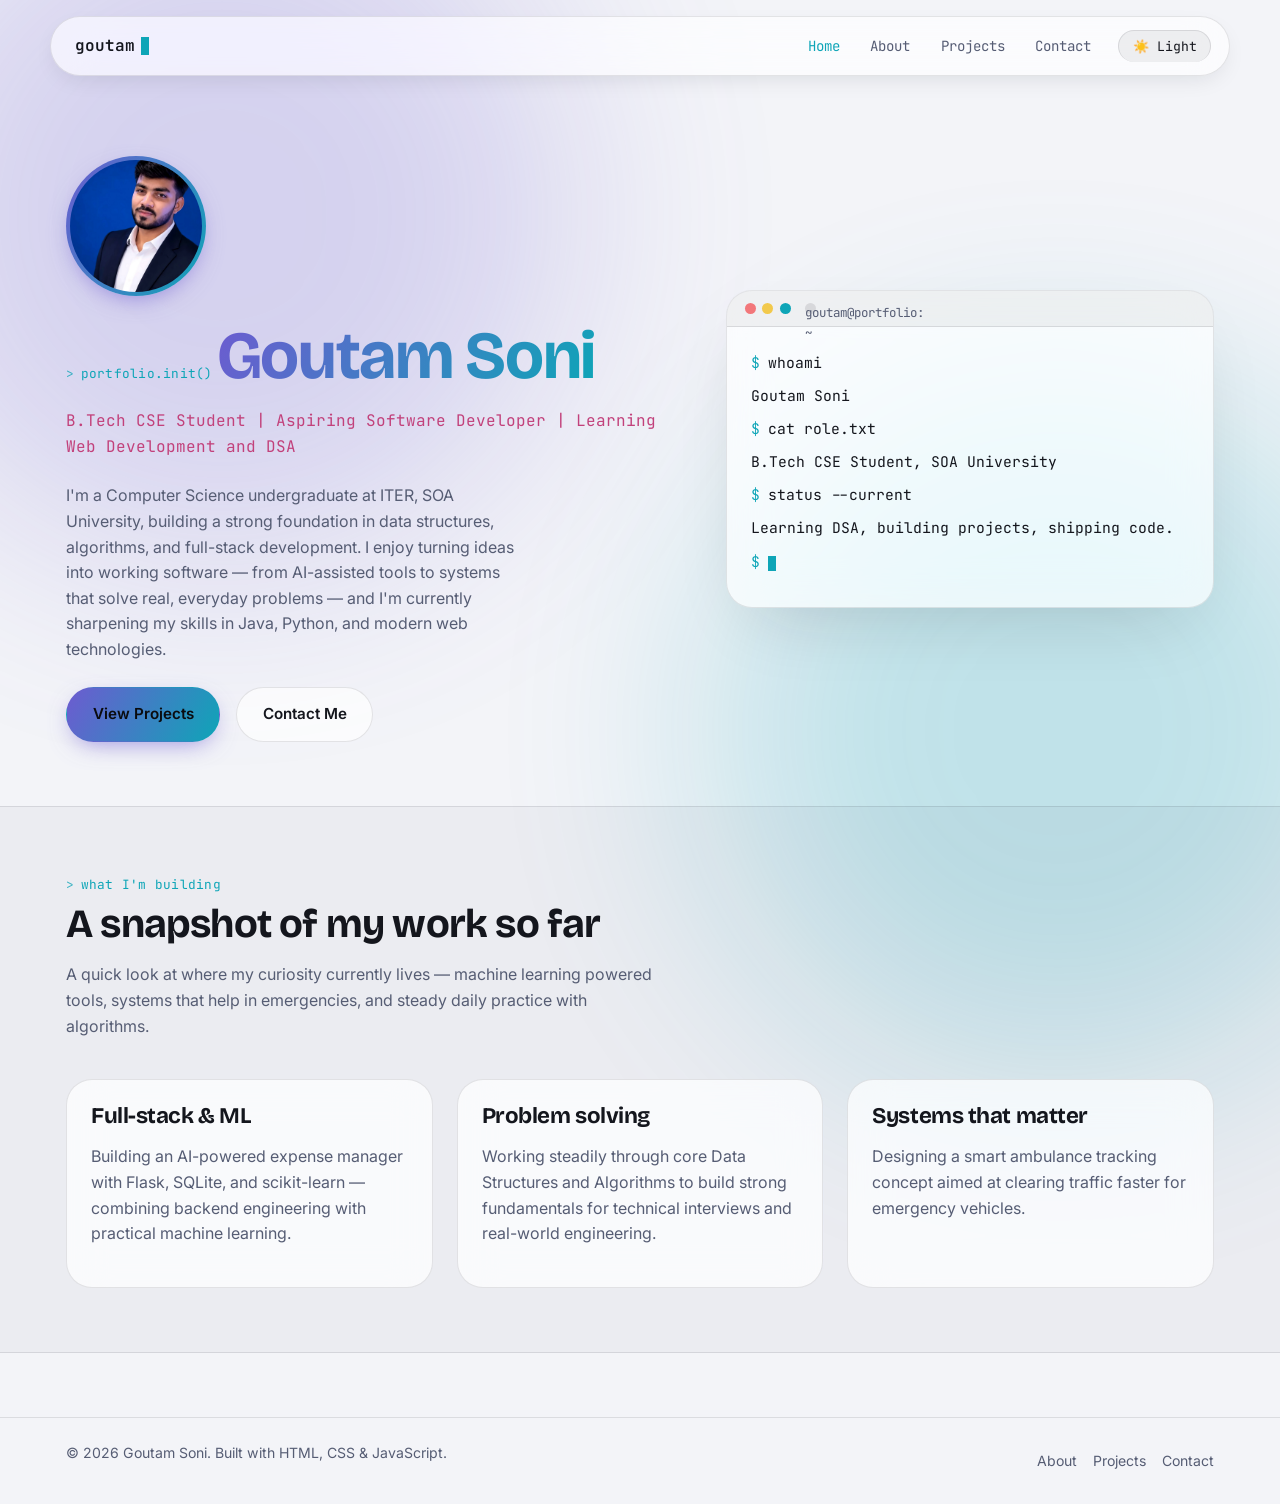
<file: index.html>
<!DOCTYPE html>
<html lang="en">
<head>
  <meta charset="UTF-8">
  <meta name="viewport" content="width=device-width, initial-scale=1.0">

  <!-- SEO -->
  <title>Goutam Soni | B.Tech CSE Student &amp; Aspiring Software Developer</title>
  <meta name="description" content="Portfolio website of Goutam Soni, B.Tech CSE Student and aspiring software developer.">
  <meta name="keywords" content="Portfolio, Web Developer, CSE Student, Java, DSA, HTML, CSS, JavaScript">
  <meta name="author" content="Goutam Soni">
  <link rel="canonical" href="index.html">

  <!-- Open Graph / social preview -->
  <meta property="og:title" content="Goutam Soni | B.Tech CSE Student & Aspiring Software Developer">
  <meta property="og:description" content="Portfolio website of Goutam Soni, B.Tech CSE Student and aspiring software developer.">
  <meta property="og:type" content="website">

  <link rel="icon" type="image/svg+xml" href="images/favicon.svg">
  <link rel="stylesheet" href="css/style.css">
</head>
<body>

  <a href="#main-content" class="skip-link">Skip to main content</a>

  <!-- =================== HEADER / NAVIGATION =================== -->
  <header class="site-header">
    <div class="container nav">
      <a href="index.html" class="logo" aria-label="Goutam Soni, home">
        goutam<span class="cursor" aria-hidden="true"></span>
      </a>

      <button class="nav-toggle" aria-expanded="false" aria-controls="primary-navigation" aria-label="Toggle navigation menu">
        ☰
      </button>

      <nav id="primary-navigation" class="nav-links" aria-label="Primary">
        <a href="index.html" aria-current="page">Home</a>
        <a href="about.html">About</a>
        <a href="projects.html">Projects</a>
        <a href="contact.html">Contact</a>
        <button class="theme-toggle" type="button" aria-pressed="false" aria-label="Toggle dark and light theme">
          <span class="icon" aria-hidden="true">🌙</span><span class="label">Dark</span>
        </button>
      </nav>
    </div>
  </header>

  <main id="main-content">

    <!-- =================== HERO =================== -->
    <section class="hero">
      <div class="container">

        <div class="hero-copy">
          <img src="images/profile_1.jpg" alt="Portrait of Goutam Soni" width="140" height="140" class="profile-frame">
          <p class="eyebrow">portfolio.init()</p>
          <h1>Goutam Soni</h1>
          <p class="tagline">B.Tech CSE Student | Aspiring Software Developer | Learning Web Development and DSA</p>
          <p class="intro">
            I'm a Computer Science undergraduate at ITER, SOA University, building a strong
            foundation in data structures, algorithms, and full-stack development. I enjoy
            turning ideas into working software — from AI-assisted tools to systems that
            solve real, everyday problems — and I'm currently sharpening my skills in
            Java, Python, and modern web technologies.
          </p>

          <div class="hero-actions">
            <a href="projects.html" class="btn btn-primary">View Projects</a>
            <a href="contact.html" class="btn btn-secondary">Contact Me</a>
          </div>
        </div>

        <!-- Signature element: a mock terminal that types out an intro,
             reinforcing the "developer" identity at the heart of the page -->
        <div class="terminal" aria-hidden="true">
          <div class="terminal-bar">
            <span></span><span></span><span></span>
            <span class="terminal-title">goutam@portfolio: ~</span>
          </div>
          <div class="terminal-body">
            <p class="line"><span class="prompt">$</span><span class="out">whoami</span></p>
            <p class="line out">Goutam Soni</p>
            <p class="line"><span class="prompt">$</span><span class="out">cat role.txt</span></p>
            <p class="line out">B.Tech CSE Student, SOA University</p>
            <p class="line"><span class="prompt">$</span><span class="out">status --current</span></p>
            <p class="line out" data-typing="Learning DSA, building projects, shipping code."></p>
            <p class="line"><span class="prompt">$</span><span class="caret"></span></p>
          </div>
        </div>

      </div>
    </section>

    <!-- =================== QUICK HIGHLIGHTS =================== -->
    <section class="section section-alt reveal" aria-labelledby="highlights-heading">
      <div class="container">
        <div class="section-head">
          <p class="eyebrow">what I'm building</p>
          <h2 id="highlights-heading">A snapshot of my work so far</h2>
          <p>A quick look at where my curiosity currently lives — machine learning powered
            tools, systems that help in emergencies, and steady daily practice with
            algorithms.</p>
        </div>

        <div class="about-grid">
          <article class="info-card">
            <h3>Full-stack &amp; ML</h3>
            <p>Building an AI-powered expense manager with Flask, SQLite, and scikit-learn —
              combining backend engineering with practical machine learning.</p>
          </article>
          <article class="info-card">
            <h3>Problem solving</h3>
            <p>Working steadily through core Data Structures and Algorithms to build strong
              fundamentals for technical interviews and real-world engineering.</p>
          </article>
          <article class="info-card">
            <h3>Systems that matter</h3>
            <p>Designing a smart ambulance tracking concept aimed at clearing traffic faster
              for emergency vehicles.</p>
          </article>
        </div>
      </div>
    </section>

  </main>

  <!-- =================== FOOTER =================== -->
  <footer class="site-footer">
    <div class="container">
      <p>&copy; <span id="year">2026</span> Goutam Soni. Built with HTML, CSS &amp; JavaScript.</p>
      <nav class="footer-links" aria-label="Footer">
        <a href="about.html">About</a>
        <a href="projects.html">Projects</a>
        <a href="contact.html">Contact</a>
      </nav>
    </div>
  </footer>

  <script src="js/script.js"></script>
  <script>document.getElementById('year').textContent = new Date().getFullYear();</script>
</body>
</html>
</file>
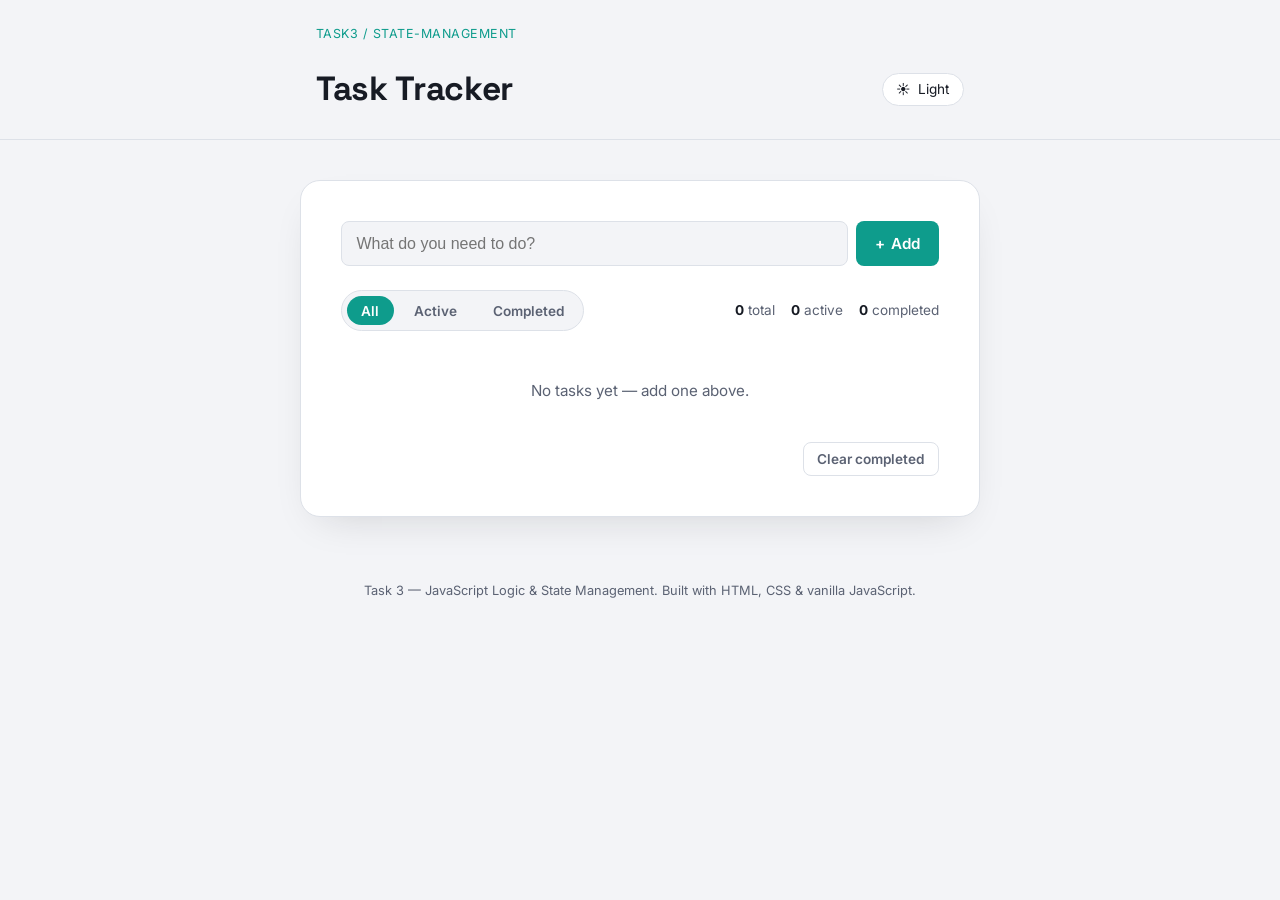
<file: task3-ToDo/index.html>
<!DOCTYPE html>
<html lang="en">
<head>
  <meta charset="UTF-8">
  <meta name="viewport" content="width=device-width, initial-scale=1.0">

  <title>Task Tracker | Goutam Soni</title>
  <meta name="description" content="A client-side task tracker built with vanilla JavaScript, demonstrating DOM manipulation, state management, and localStorage persistence.">
  <meta name="author" content="Goutam Soni">

  <link rel="stylesheet" href="style.css">
</head>
<body>

  <a href="#main-content" class="skip-link">Skip to main content</a>

  <header class="site-header">
    <div class="header-inner">
      <p class="eyebrow">task3 / state-management</p>
      <h1>Task Tracker</h1>
      <button class="theme-toggle" type="button" aria-pressed="false" aria-label="Toggle dark and light theme">
        <span class="icon" aria-hidden="true">🌙</span><span class="label">Dark</span>
      </button>
    </div>
  </header>

  <main id="main-content">
    <div class="app-card">

      <!-- ============ ADD TASK ============ -->
      <form id="task-form" class="task-form" aria-labelledby="add-task-heading">
        <h2 id="add-task-heading" class="visually-hidden">Add a new task</h2>
        <div class="form-row">
          <label for="task-input" class="visually-hidden">Task description</label>
          <input
            type="text"
            id="task-input"
            name="task"
            placeholder="What do you need to do?"
            autocomplete="off"
            maxlength="200"
            required
          >
          <button type="submit" class="btn btn-primary">
            <span aria-hidden="true">+</span> Add
          </button>
        </div>
        <p id="input-error" class="field-error" role="alert" hidden>Please enter a task before adding it.</p>
      </form>

      <!-- ============ CONTROLS: FILTERS + COUNTERS ============ -->
      <div class="controls">
        <div class="filters" role="group" aria-label="Filter tasks">
          <button type="button" class="filter-btn is-active" data-filter="all" aria-pressed="true">All</button>
          <button type="button" class="filter-btn" data-filter="active" aria-pressed="false">Active</button>
          <button type="button" class="filter-btn" data-filter="completed" aria-pressed="false">Completed</button>
        </div>

        <div class="counters" aria-label="Task counts">
          <span class="counter"><strong id="count-total">0</strong> total</span>
          <span class="counter"><strong id="count-active">0</strong> active</span>
          <span class="counter"><strong id="count-completed">0</strong> completed</span>
        </div>
      </div>

      <!-- ============ TASK LIST ============ -->
      <ul id="task-list" class="task-list" aria-label="Tasks"></ul>

      <p id="empty-state" class="empty-state" hidden>No tasks yet — add one above.</p>

      <div class="list-footer">
        <button type="button" id="clear-completed" class="btn btn-secondary btn-small">Clear completed</button>
      </div>

      <!-- Live region for transient status announcements (screen readers only) -->
      <p id="status-announcer" class="visually-hidden" role="status" aria-live="polite"></p>
    </div>
  </main>

  <footer class="site-footer">
    <p>Task 3 — JavaScript Logic &amp; State Management. Built with HTML, CSS &amp; vanilla JavaScript.</p>
  </footer>

  <script src="script.js"></script>
</body>
</html>
</file>
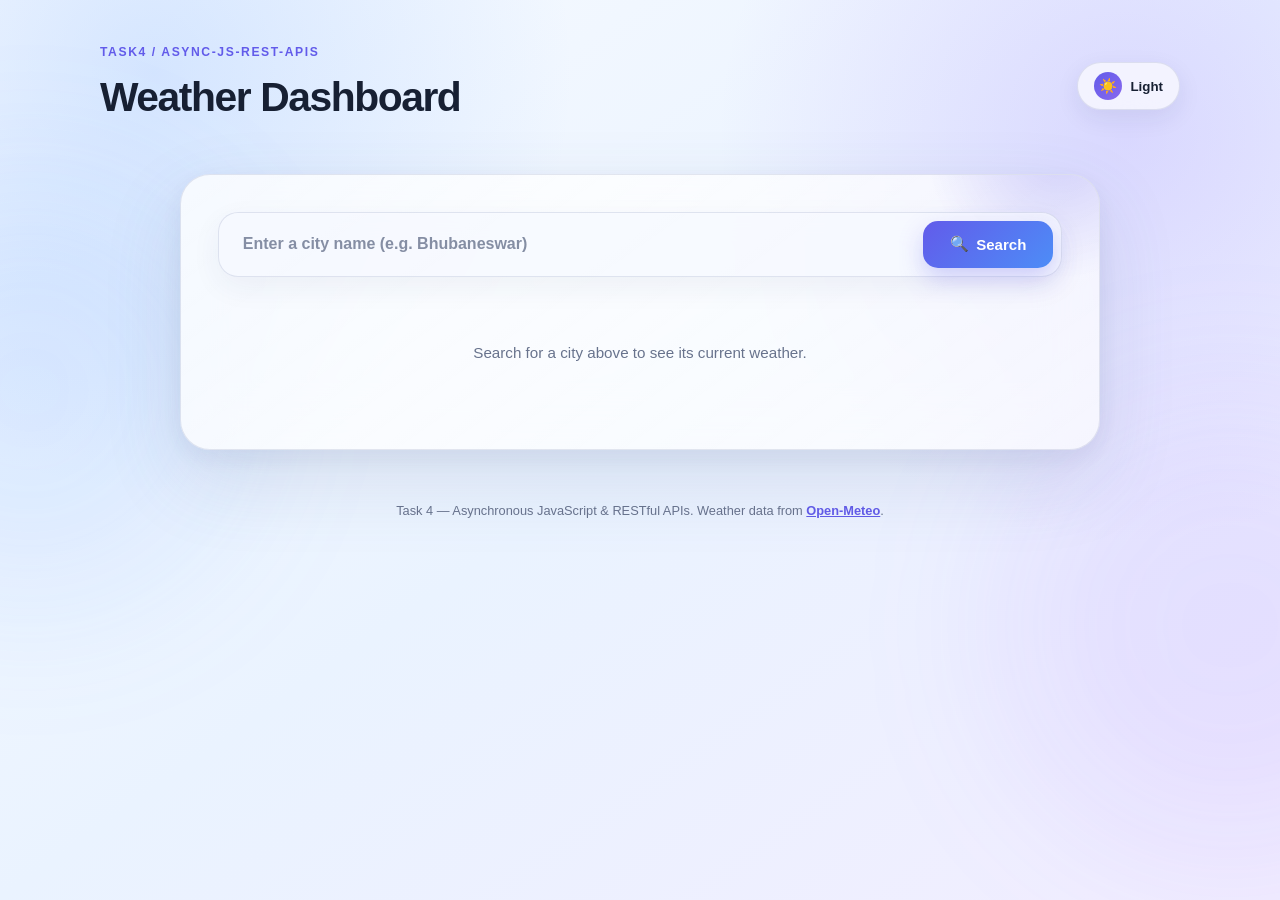
<file: task4-weather/index.html>
<!DOCTYPE html>
<html lang="en">
<head>
  <meta charset="UTF-8">
  <meta name="viewport" content="width=device-width, initial-scale=1.0">

  <title>Weather Dashboard | Goutam Soni</title>
  <meta name="description" content="A real-time weather dashboard built with vanilla JavaScript, the Fetch API, async/await, and the Open-Meteo REST API.">
  <meta name="author" content="Goutam Soni">

  <link rel="stylesheet" href="style.css">
</head>
<body>

  <a href="#main-content" class="skip-link">Skip to main content</a>

  <header class="site-header">
    <div class="header-inner">
      <div>
        <p class="eyebrow">task4 / async-js-rest-apis</p>
        <h1>Weather Dashboard</h1>
      </div>
      <button class="theme-toggle" type="button" aria-pressed="false" aria-label="Toggle dark and light theme">
        <span class="icon" aria-hidden="true">🌙</span><span class="label">Dark</span>
      </button>
    </div>
  </header>

  <main id="main-content">
    <div class="app-card">

      <!-- ============ SEARCH ============ -->
      <form id="search-form" class="search-form" aria-labelledby="search-heading">
        <h2 id="search-heading" class="visually-hidden">Search for a city's weather</h2>
        <div class="form-row">
          <label for="city-input" class="visually-hidden">City name</label>
          <input
            type="text"
            id="city-input"
            name="city"
            placeholder="Enter a city name (e.g. Bhubaneswar)"
            autocomplete="off"
            required
          >
          <button type="submit" class="btn btn-primary">
            <span aria-hidden="true">🔍</span> Search
          </button>
        </div>
        <p id="input-error" class="field-error" role="alert" hidden>Please enter a city name before searching.</p>
      </form>

      <!-- Live region for status announcements (screen readers) -->
      <p id="status-announcer" class="visually-hidden" role="status" aria-live="polite"></p>

      <!-- ============ LOADING STATE ============ -->
      <div id="loading-state" class="loading-state" hidden>
        <span class="spinner" aria-hidden="true"></span>
        <p>Fetching live weather data…</p>
      </div>

      <!-- ============ ERROR STATE ============ -->
      <div id="error-state" class="error-state" role="alert" hidden></div>

      <!-- ============ WEATHER RESULT (static skeleton, filled dynamically by JS) ============ -->
      <section id="weather-result" class="weather-result" hidden aria-labelledby="city-name">

        <div class="location-row">
          <div class="location-info">
            <h2 id="city-name"></h2>
            <p id="region-country" class="text-muted"></p>
            <p id="local-time" class="text-muted small"></p>
          </div>
          <div class="condition-badge">
            <span id="weather-icon" class="weather-icon" aria-hidden="true"></span>
            <span id="weather-condition" class="condition-text"></span>
          </div>
        </div>

        <div class="temp-row">
          <span id="current-temp" class="current-temp"></span>
          <span id="feels-like" class="text-muted"></span>
        </div>

        <div class="details-grid">
          <div class="detail-card">
            <span class="detail-label">Humidity</span>
            <span id="detail-humidity" class="detail-value"></span>
          </div>
          <div class="detail-card">
            <span class="detail-label">Wind Speed</span>
            <span id="detail-wind" class="detail-value"></span>
          </div>
          <div class="detail-card">
            <span class="detail-label">Pressure</span>
            <span id="detail-pressure" class="detail-value"></span>
          </div>
          <div class="detail-card">
            <span class="detail-label">Visibility</span>
            <span id="detail-visibility" class="detail-value"></span>
          </div>
          <div class="detail-card">
            <span class="detail-label">Min Temp</span>
            <span id="detail-min" class="detail-value"></span>
          </div>
          <div class="detail-card">
            <span class="detail-label">Max Temp</span>
            <span id="detail-max" class="detail-value"></span>
          </div>
        </div>
      </section>

      <!-- ============ EMPTY / INITIAL STATE ============ -->
      <p id="empty-state" class="empty-state">Search for a city above to see its current weather.</p>

    </div>
  </main>

  <footer class="site-footer">
    <p>Task 4 — Asynchronous JavaScript &amp; RESTful APIs. Weather data from <a href="https://open-meteo.com/" target="_blank" rel="noopener noreferrer">Open-Meteo</a>.</p>
  </footer>

  <script src="script.js"></script>
</body>
</html>
</file>
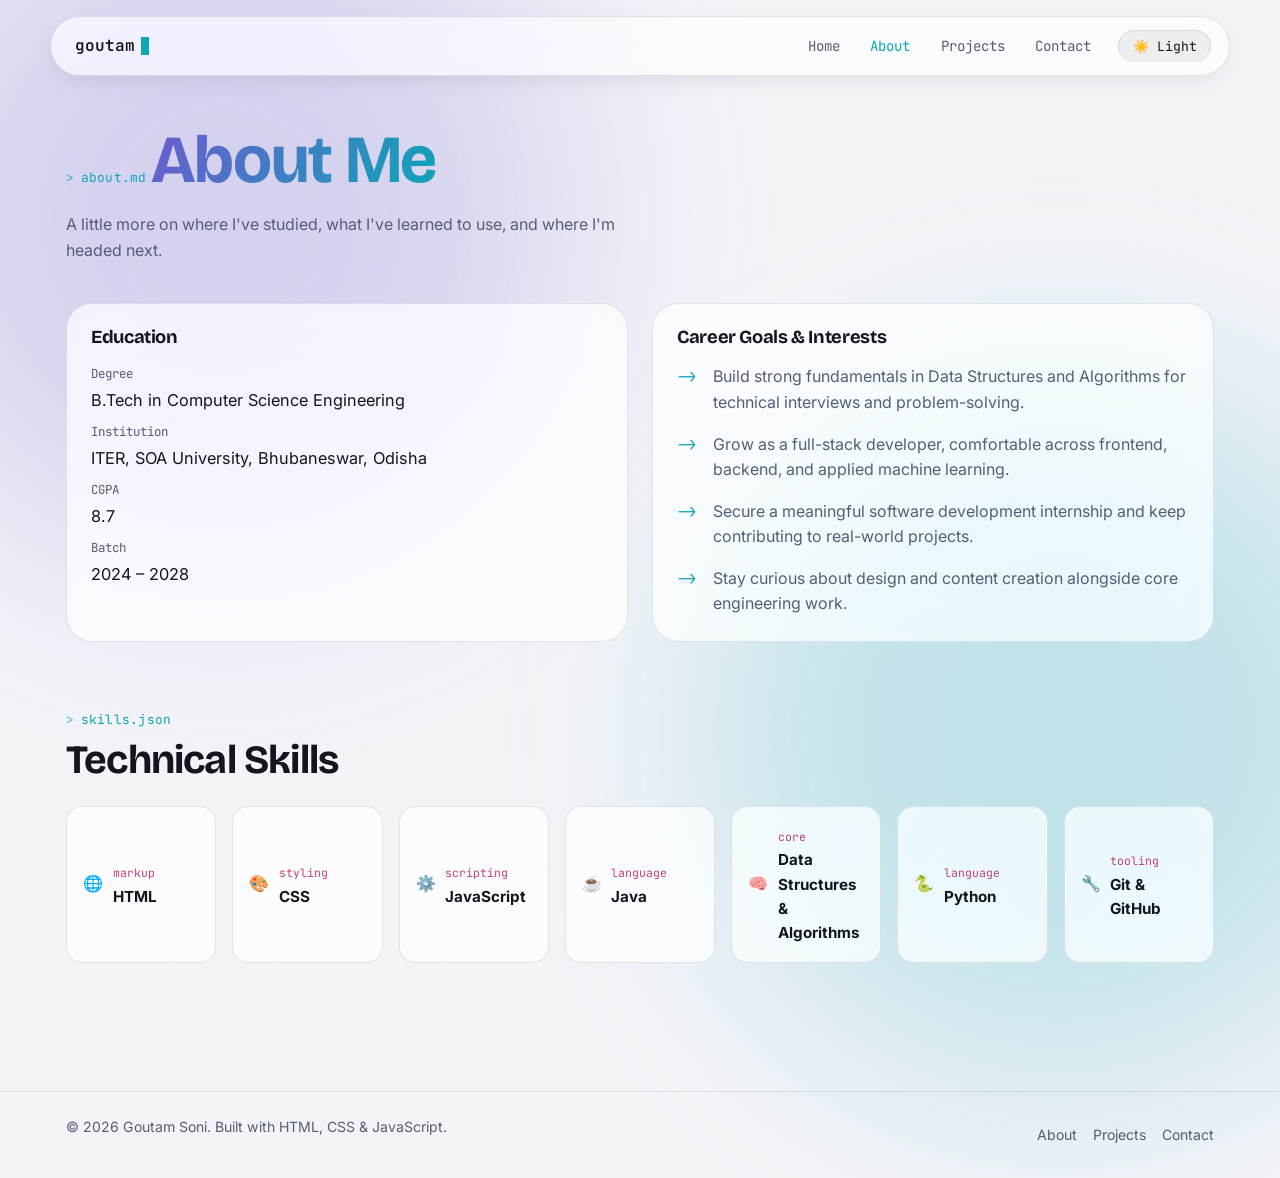
<file: about.html>
<!DOCTYPE html>
<html lang="en">
<head>
  <meta charset="UTF-8">
  <meta name="viewport" content="width=device-width, initial-scale=1.0">

  <title>About | Goutam Soni</title>
  <meta name="description" content="Learn about Goutam Soni's education at ITER SOA University, technical skills, and career goals as an aspiring software developer.">
  <meta name="keywords" content="Portfolio, Web Developer, CSE Student, Java, DSA, HTML, CSS, JavaScript">
  <meta name="author" content="Goutam Soni">
  <link rel="canonical" href="about.html">

  <link rel="icon" type="image/svg+xml" href="images/favicon.svg">
  <link rel="stylesheet" href="css/style.css">
</head>
<body>

  <a href="#main-content" class="skip-link">Skip to main content</a>

  <header class="site-header">
    <div class="container nav">
      <a href="index.html" class="logo" aria-label="Goutam Soni, home">
        goutam<span class="cursor" aria-hidden="true"></span>
      </a>
      <button class="nav-toggle" aria-expanded="false" aria-controls="primary-navigation" aria-label="Toggle navigation menu">☰</button>
      <nav id="primary-navigation" class="nav-links" aria-label="Primary">
        <a href="index.html">Home</a>
        <a href="about.html" aria-current="page">About</a>
        <a href="projects.html">Projects</a>
        <a href="contact.html">Contact</a>
        <button class="theme-toggle" type="button" aria-pressed="false" aria-label="Toggle dark and light theme">
          <span class="icon" aria-hidden="true">🌙</span><span class="label">Dark</span>
        </button>
      </nav>
    </div>
  </header>

  <main id="main-content">

    <section class="section">
      <div class="container">
        <div class="section-head">
          <p class="eyebrow">about.md</p>
          <h1>About Me</h1>
          <p>A little more on where I've studied, what I've learned to use, and where I'm
            headed next.</p>
        </div>

        <!-- ============ EDUCATION ============ -->
        <div class="about-grid reveal" aria-labelledby="education-heading">
          <article class="info-card">
            <h2 id="education-heading" style="font-size:1.15rem;">Education</h2>
            <dl>
              <dt>Degree</dt>
              <dd>B.Tech in Computer Science Engineering</dd>
              <dt>Institution</dt>
              <dd>ITER, SOA University, Bhubaneswar, Odisha</dd>
              <dt>CGPA</dt>
              <dd>8.7</dd>
              <dt>Batch</dt>
              <dd>2024 – 2028</dd>
            </dl>
          </article>

          <article class="info-card">
            <h2 style="font-size:1.15rem;">Career Goals &amp; Interests</h2>
            <ul class="goals-list">
              <li><span class="marker" aria-hidden="true">-></span> Build strong fundamentals in Data Structures and Algorithms for
                technical interviews and problem-solving.</li>
              <li><span class="marker" aria-hidden="true">-></span> Grow as a full-stack developer, comfortable across frontend,
                backend, and applied machine learning.</li>
              <li><span class="marker" aria-hidden="true">-></span> Secure a meaningful software development internship and keep
                contributing to real-world projects.</li>
              <li><span class="marker" aria-hidden="true">-></span> Stay curious about design and content creation alongside core
                engineering work.</li>
            </ul>
          </article>
        </div>

        <!-- ============ SKILLS ============ -->
        <section aria-labelledby="skills-heading" style="margin-top: var(--space-5);" class="reveal">
          <div class="section-head" style="margin-bottom: var(--space-3);">
            <p class="eyebrow">skills.json</p>
            <h2 id="skills-heading">Technical Skills</h2>
          </div>

          <ul class="skills-grid">
            <li class="skill-chip"><span aria-hidden="true">🌐</span><span><span class="tag">markup</span><strong>HTML</strong></span></li>
            <li class="skill-chip"><span aria-hidden="true">🎨</span><span><span class="tag">styling</span><strong>CSS</strong></span></li>
            <li class="skill-chip"><span aria-hidden="true">⚙️</span><span><span class="tag">scripting</span><strong>JavaScript</strong></span></li>
            <li class="skill-chip"><span aria-hidden="true">☕</span><span><span class="tag">language</span><strong>Java</strong></span></li>
            <li class="skill-chip"><span aria-hidden="true">🧠</span><span><span class="tag">core</span><strong>Data Structures &amp; Algorithms</strong></span></li>
            <li class="skill-chip"><span aria-hidden="true">🐍</span><span><span class="tag">language</span><strong>Python</strong></span></li>
            <li class="skill-chip"><span aria-hidden="true">🔧</span><span><span class="tag">tooling</span><strong>Git &amp; GitHub</strong></span></li>
          </ul>
        </section>

      </div>
    </section>

  </main>

  <footer class="site-footer">
    <div class="container">
      <p>&copy; <span id="year">2026</span> Goutam Soni. Built with HTML, CSS &amp; JavaScript.</p>
      <nav class="footer-links" aria-label="Footer">
        <a href="about.html">About</a>
        <a href="projects.html">Projects</a>
        <a href="contact.html">Contact</a>
      </nav>
    </div>
  </footer>

  <script src="js/script.js"></script>
  <script>document.getElementById('year').textContent = new Date().getFullYear();</script>
</body>
</html>
</file>
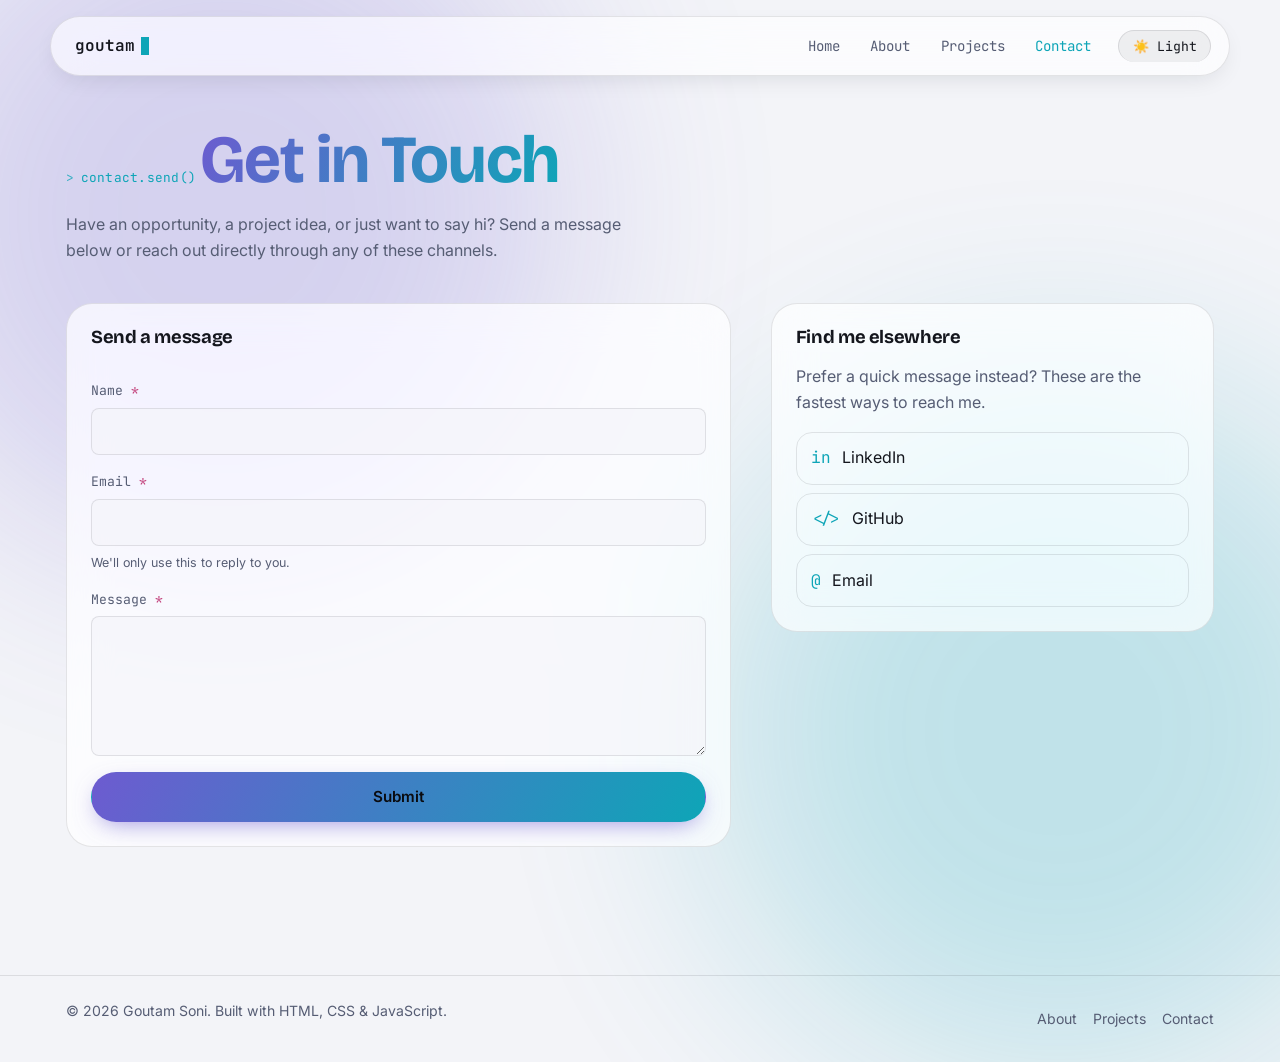
<file: contact.html>
<!DOCTYPE html>
<html lang="en">
<head>
  <meta charset="UTF-8">
  <meta name="viewport" content="width=device-width, initial-scale=1.0">

  <title>Contact | Goutam Soni</title>
  <meta name="description" content="Get in touch with Goutam Soni, B.Tech CSE Student and aspiring software developer, via the contact form or social links.">
  <meta name="keywords" content="Portfolio, Web Developer, CSE Student, Java, DSA, HTML, CSS, JavaScript">
  <meta name="author" content="Goutam Soni">
  <link rel="canonical" href="contact.html">

  <link rel="icon" type="image/svg+xml" href="images/favicon.svg">
  <link rel="stylesheet" href="css/style.css">
</head>
<body>

  <a href="#main-content" class="skip-link">Skip to main content</a>

  <header class="site-header">
    <div class="container nav">
      <a href="index.html" class="logo" aria-label="Goutam Soni, home">
        goutam<span class="cursor" aria-hidden="true"></span>
      </a>
      <button class="nav-toggle" aria-expanded="false" aria-controls="primary-navigation" aria-label="Toggle navigation menu">☰</button>
      <nav id="primary-navigation" class="nav-links" aria-label="Primary">
        <a href="index.html">Home</a>
        <a href="about.html">About</a>
        <a href="projects.html">Projects</a>
        <a href="contact.html" aria-current="page">Contact</a>
        <button class="theme-toggle" type="button" aria-pressed="false" aria-label="Toggle dark and light theme">
          <span class="icon" aria-hidden="true">🌙</span><span class="label">Dark</span>
        </button>
      </nav>
    </div>
  </header>

  <main id="main-content">
    <section class="section">
      <div class="container">
        <div class="section-head">
          <p class="eyebrow">contact.send()</p>
          <h1>Get in Touch</h1>
          <p>Have an opportunity, a project idea, or just want to say hi? Send a message
            below or reach out directly through any of these channels.</p>
        </div>

        <div class="contact-layout">

          <!-- ============ CONTACT FORM ============ -->
          <form class="contact-form" novalidate aria-labelledby="form-heading">
            <h2 id="form-heading" style="font-size:1.15rem;">Send a message</h2>

            <div class="form-field">
              <label for="name">Name <span class="required" aria-hidden="true">*</span></label>
              <input type="text" id="name" name="name" autocomplete="name" required aria-required="true">
            </div>

            <div class="form-field">
              <label for="email">Email <span class="required" aria-hidden="true">*</span></label>
              <input type="email" id="email" name="email" autocomplete="email" required aria-required="true" aria-describedby="email-hint">
              <span id="email-hint" class="field-hint">We'll only use this to reply to you.</span>
            </div>

            <div class="form-field">
              <label for="message">Message <span class="required" aria-hidden="true">*</span></label>
              <textarea id="message" name="message" required aria-required="true"></textarea>
            </div>

            <button type="submit" class="btn btn-primary btn-block">Submit</button>

            <p class="form-status" role="status" aria-live="polite"></p>
          </form>

          <!-- ============ SOCIAL / DIRECT CONTACT ============ -->
          <aside class="contact-aside" aria-labelledby="social-heading">
            <h2 id="social-heading" style="font-size:1.15rem;">Find me elsewhere</h2>
            <p>Prefer a quick message instead? These are the fastest ways to reach me.</p>

            <ul class="social-list">
              <li>
                <a href="https://www.linkedin.com/" aria-label="Goutam Soni on LinkedIn (opens in a new tab)" target="_blank" rel="noopener noreferrer">
                  <span class="icon" aria-hidden="true">in</span> LinkedIn
                </a>
              </li>
              <li>
                <a href="https://github.com/" aria-label="Goutam Soni on GitHub (opens in a new tab)" target="_blank" rel="noopener noreferrer">
                  <span class="icon" aria-hidden="true">&lt;/&gt;</span> GitHub
                </a>
              </li>
              <li>
                <a href="mailto:goutam.soni@example.com" aria-label="Email Goutam Soni">
                  <span class="icon" aria-hidden="true">@</span> Email
                </a>
              </li>
            </ul>
          </aside>

        </div>
      </div>
    </section>
  </main>

  <footer class="site-footer">
    <div class="container">
      <p>&copy; <span id="year">2026</span> Goutam Soni. Built with HTML, CSS &amp; JavaScript.</p>
      <nav class="footer-links" aria-label="Footer">
        <a href="about.html">About</a>
        <a href="projects.html">Projects</a>
        <a href="contact.html">Contact</a>
      </nav>
    </div>
  </footer>

  <script src="js/script.js"></script>
  <script>document.getElementById('year').textContent = new Date().getFullYear();</script>
</body>
</html>
</file>
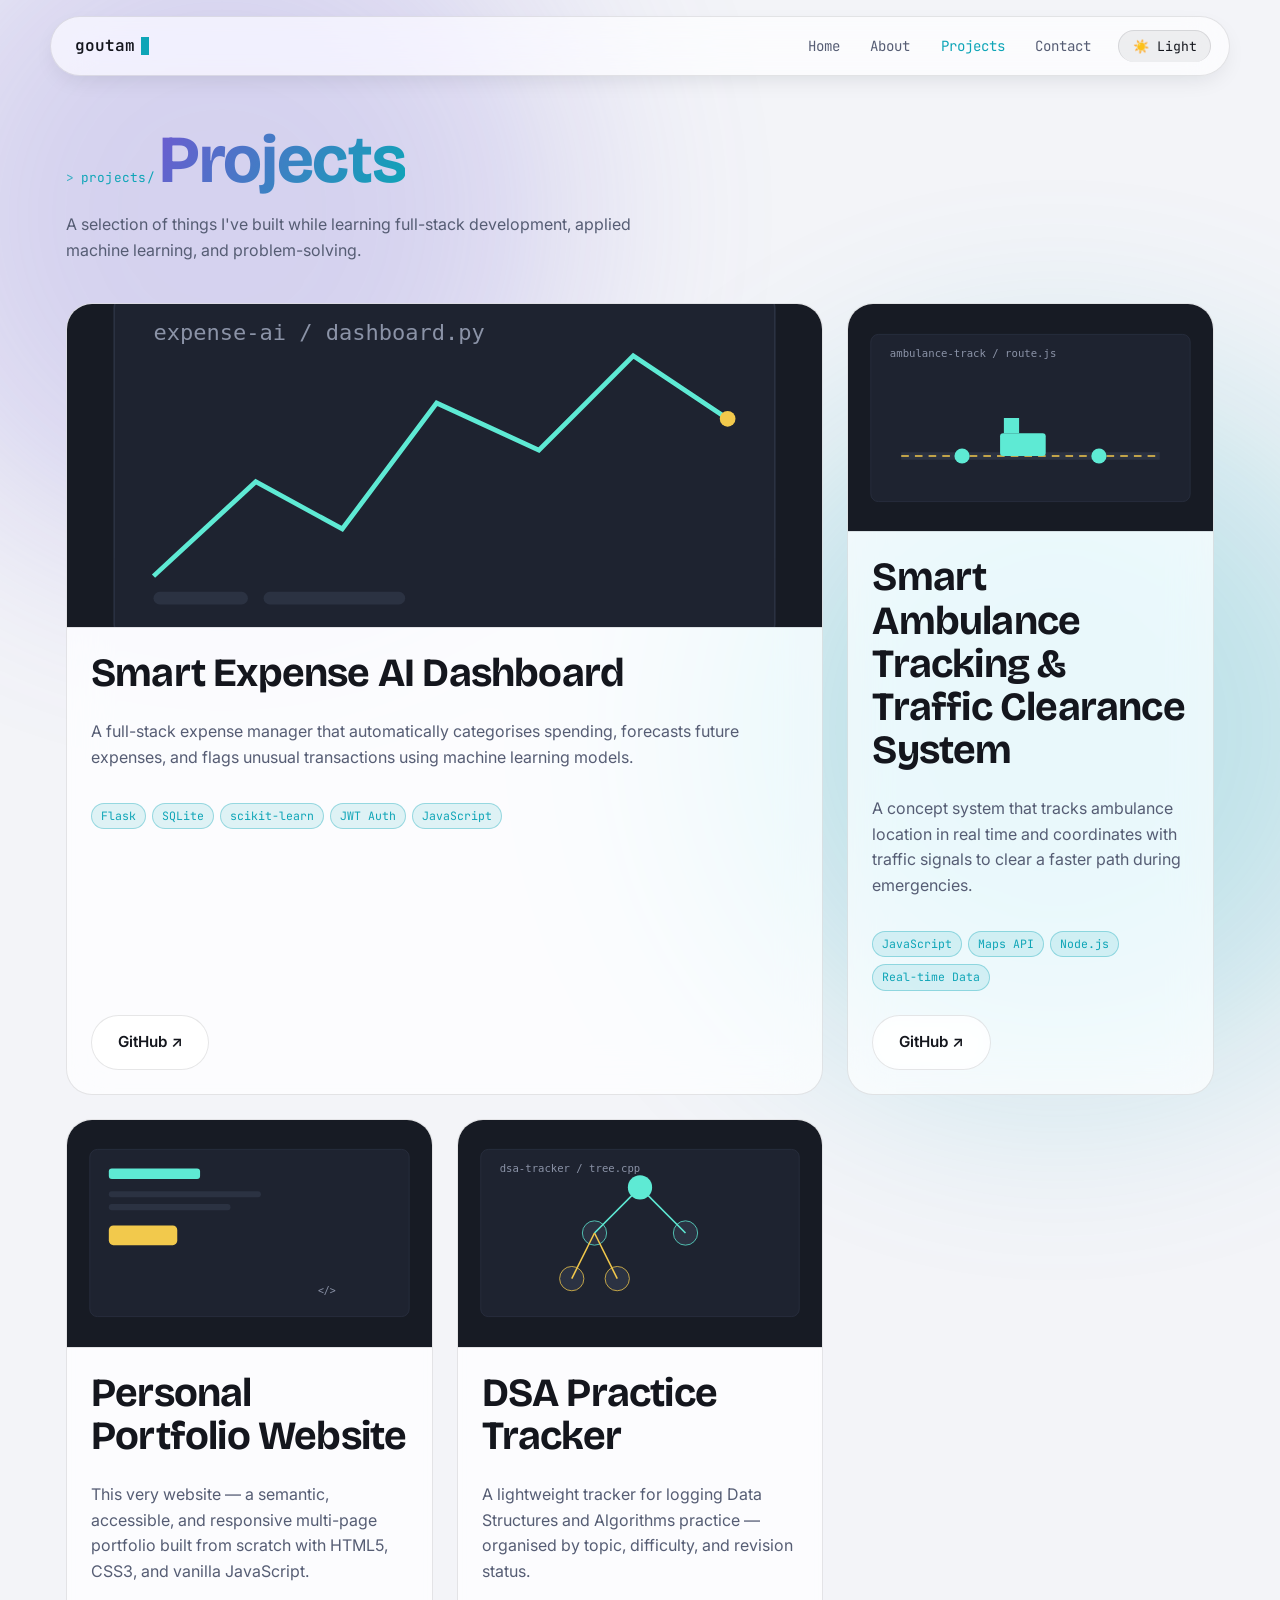
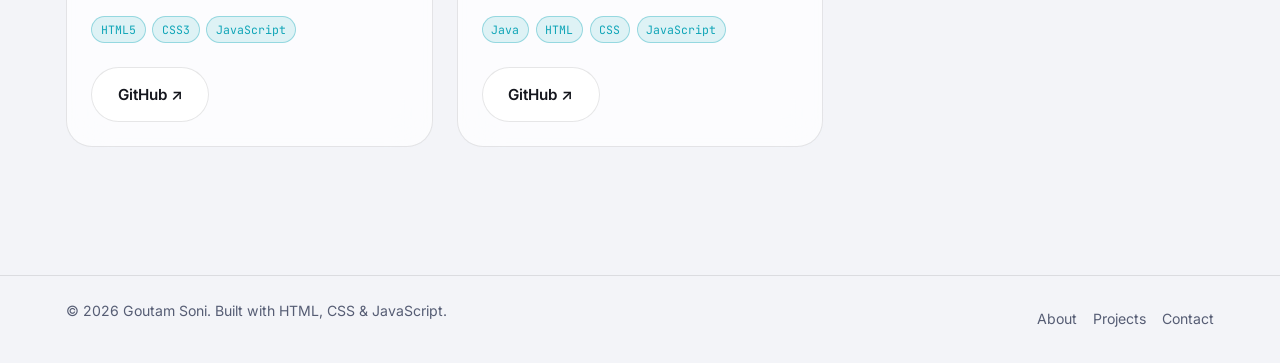
<file: projects.html>
<!DOCTYPE html>
<html lang="en">
<head>
  <meta charset="UTF-8">
  <meta name="viewport" content="width=device-width, initial-scale=1.0">

  <title>Projects | Goutam Soni</title>
  <meta name="description" content="Explore projects by Goutam Soni, including a Smart Expense AI Dashboard, an Ambulance Tracking System, and a DSA Practice Tracker.">
  <meta name="keywords" content="Portfolio, Web Developer, CSE Student, Java, DSA, HTML, CSS, JavaScript">
  <meta name="author" content="Goutam Soni">
  <link rel="canonical" href="projects.html">

  <link rel="icon" type="image/svg+xml" href="images/favicon.svg">
  <link rel="stylesheet" href="css/style.css">
</head>
<body>

  <a href="#main-content" class="skip-link">Skip to main content</a>

  <header class="site-header">
    <div class="container nav">
      <a href="index.html" class="logo" aria-label="Goutam Soni, home">
        goutam<span class="cursor" aria-hidden="true"></span>
      </a>
      <button class="nav-toggle" aria-expanded="false" aria-controls="primary-navigation" aria-label="Toggle navigation menu">☰</button>
      <nav id="primary-navigation" class="nav-links" aria-label="Primary">
        <a href="index.html">Home</a>
        <a href="about.html">About</a>
        <a href="projects.html" aria-current="page">Projects</a>
        <a href="contact.html">Contact</a>
        <button class="theme-toggle" type="button" aria-pressed="false" aria-label="Toggle dark and light theme">
          <span class="icon" aria-hidden="true">🌙</span><span class="label">Dark</span>
        </button>
      </nav>
    </div>
  </header>

  <main id="main-content">
    <section class="section">
      <div class="container">
        <div class="section-head">
          <p class="eyebrow">projects/</p>
          <h1>Projects</h1>
          <p>A selection of things I've built while learning full-stack development, applied
            machine learning, and problem-solving.</p>
        </div>

        <div class="project-grid">

          <!-- Project 1 -->
          <article class="project-card reveal">
            <img src="images/project-expense.svg" alt="Placeholder dashboard preview for the Smart Expense AI Dashboard project" class="thumb" loading="lazy">
            <div class="card-body">
              <h2>Smart Expense AI Dashboard</h2>
              <p>A full-stack expense manager that automatically categorises spending, forecasts
                future expenses, and flags unusual transactions using machine learning models.</p>
              <ul class="tech-list" aria-label="Technologies used">
                <li>Flask</li><li>SQLite</li><li>scikit-learn</li><li>JWT Auth</li><li>JavaScript</li>
              </ul>
              <div class="card-footer">
                <a href="https://github.com/" class="btn btn-secondary" aria-label="View Smart Expense AI Dashboard code on GitHub">GitHub ↗</a>
              </div>
            </div>
          </article>

          <!-- Project 2 -->
          <article class="project-card reveal">
            <img src="images/project-ambulance.svg" alt="Placeholder route map preview for the Smart Ambulance Tracking and Traffic Clearance System project" class="thumb" loading="lazy">
            <div class="card-body">
              <h2>Smart Ambulance Tracking &amp; Traffic Clearance System</h2>
              <p>A concept system that tracks ambulance location in real time and coordinates
                with traffic signals to clear a faster path during emergencies.</p>
              <ul class="tech-list" aria-label="Technologies used">
                <li>JavaScript</li><li>Maps API</li><li>Node.js</li><li>Real-time Data</li>
              </ul>
              <div class="card-footer">
                <a href="https://github.com/" class="btn btn-secondary" aria-label="View Smart Ambulance Tracking System code on GitHub">GitHub ↗</a>
              </div>
            </div>
          </article>

          <!-- Project 3 -->
          <article class="project-card reveal">
            <img src="images/project-portfolio.svg" alt="Placeholder layout preview for the Personal Portfolio Website project" class="thumb" loading="lazy">
            <div class="card-body">
              <h2>Personal Portfolio Website</h2>
              <p>This very website — a semantic, accessible, and responsive multi-page portfolio
                built from scratch with HTML5, CSS3, and vanilla JavaScript.</p>
              <ul class="tech-list" aria-label="Technologies used">
                <li>HTML5</li><li>CSS3</li><li>JavaScript</li>
              </ul>
              <div class="card-footer">
                <a href="https://github.com/" class="btn btn-secondary" aria-label="View Personal Portfolio Website code on GitHub">GitHub ↗</a>
              </div>
            </div>
          </article>

          <!-- Project 4 -->
          <article class="project-card reveal">
            <img src="images/project-dsa.svg" alt="Placeholder tree diagram preview for the DSA Practice Tracker project" class="thumb" loading="lazy">
            <div class="card-body">
              <h2>DSA Practice Tracker</h2>
              <p>A lightweight tracker for logging Data Structures and Algorithms practice —
                organised by topic, difficulty, and revision status.</p>
              <ul class="tech-list" aria-label="Technologies used">
                <li>Java</li><li>HTML</li><li>CSS</li><li>JavaScript</li>
              </ul>
              <div class="card-footer">
                <a href="https://github.com/" class="btn btn-secondary" aria-label="View DSA Practice Tracker code on GitHub">GitHub ↗</a>
              </div>
            </div>
          </article>

        </div>
      </div>
    </section>
  </main>

  <footer class="site-footer">
    <div class="container">
      <p>&copy; <span id="year">2026</span> Goutam Soni. Built with HTML, CSS &amp; JavaScript.</p>
      <nav class="footer-links" aria-label="Footer">
        <a href="about.html">About</a>
        <a href="projects.html">Projects</a>
        <a href="contact.html">Contact</a>
      </nav>
    </div>
  </footer>

  <script src="js/script.js"></script>
  <script>document.getElementById('year').textContent = new Date().getFullYear();</script>
</body>
</html>
</file>
<file: css/style.css>
/* =====================================================================
   Goutam Soni — Portfolio Stylesheet (v3 — Task 2: mobile-first,
   Grid/Flexbox architecture, expanded theme tokens)
   Visual identity unchanged from v2 (glass surfaces, gradient mesh,
   spotlight hover, bento project grid). This pass:
   - rebuilds the responsive system mobile-first (min-width queries)
   - adds reusable card-color and shadow custom properties
   - fixes a bug where card surfaces (.info-card, .project-card,
     .skill-chip, .contact-form, .contact-aside, .terminal) were
     missing their background/border because the .glass utility they
     depended on was never applied to them
   ===================================================================== */

@import url('https://fonts.googleapis.com/css2?family=Bricolage+Grotesque:opsz,wght@12..96,400..800&family=Inter:wght@400;500;600;700&family=JetBrains+Mono:wght@400;500;600&display=swap');

/* ---------------------------------------------------------------------
   1. DESIGN TOKENS
   --------------------------------------------------------------------- */
:root {
  --color-bg: #0A0B0F;
  --color-surface: rgba(255,255,255,0.045);
  --color-surface-solid: #14161D;
  --color-card: rgba(255,255,255,0.05);
  --color-border: rgba(255,255,255,0.10);
  --color-text: #F2F3F8;
  --color-text-muted: #9AA1B5;

  --accent-violet: #9B8CFA;
  --accent-cyan: #22D3EE;
  --accent-pink: #F472B6;
  --accent-contrast: #0A0B0F;
  --gradient-brand: linear-gradient(120deg, var(--accent-violet), var(--accent-cyan));

  /* Elevation shadows (neutral) */
  --shadow-sm: 0 8px 24px -8px rgba(0,0,0,0.45);
  --shadow-md: 0 12px 32px -10px rgba(0,0,0,0.5);
  --shadow-lg: 0 30px 70px -30px rgba(0,0,0,0.6);
  /* Brand-tinted glow shadows (used for primary CTA + avatar ring) */
  --shadow-glow: 0 8px 24px -8px color-mix(in srgb, var(--accent-violet) 70%, transparent);
  --shadow-glow-strong: 0 12px 32px -8px color-mix(in srgb, var(--accent-violet) 85%, transparent);

  --font-display: 'Bricolage Grotesque', 'Space Grotesk', sans-serif;
  --font-body: 'Inter', 'Segoe UI', sans-serif;
  --font-mono: 'JetBrains Mono', 'Courier New', monospace;

  --radius-sm: 8px;
  --radius-md: 16px;
  --radius-lg: 26px;

  --space-1: 0.5rem;
  --space-2: 1rem;
  --space-3: 1.5rem;
  --space-4: 2.5rem;
  --space-5: 4rem;
  --space-6: 6rem;

  --max-width: 1180px;
  --ease: cubic-bezier(0.16, 1, 0.3, 1);
  --transition: 220ms var(--ease);

  --spot-x: 50%;
  --spot-y: 50%;
}

[data-theme="light"] {
  --color-bg: #F3F4F8;
  --color-surface: rgba(255,255,255,0.65);
  --color-surface-solid: #FFFFFF;
  --color-card: rgba(255,255,255,0.72);
  --color-border: rgba(15,17,23,0.10);
  --color-text: #14161D;
  --color-text-muted: #565D74;

  --accent-violet: #6D5BD0;
  --accent-cyan: #0EA5B7;
  --accent-pink: #C2417B;
  --accent-contrast: #FFFFFF;

  --shadow-sm: 0 8px 24px -8px rgba(20,22,29,0.12);
  --shadow-md: 0 12px 32px -10px rgba(20,22,29,0.15);
  --shadow-lg: 0 30px 70px -30px rgba(20,22,29,0.18);
}

/* ---------------------------------------------------------------------
   2. RESET & BASE (mobile-first: these are the default, smallest-screen
      styles; every layout override below adds capability at wider
      viewports via min-width media queries, never removes it)
   --------------------------------------------------------------------- */
*, *::before, *::after { box-sizing: border-box; }
html { scroll-behavior: smooth; }

/* Belt-and-suspenders guard against accidental horizontal scroll on
   small screens (blurred background blobs, wide flex rows, etc). */
html, body { overflow-x: hidden; }

@media (prefers-reduced-motion: reduce) {
  html { scroll-behavior: auto; }
  *, *::before, *::after {
    animation-duration: 0.01ms !important;
    animation-iteration-count: 1 !important;
    transition-duration: 0.01ms !important;
    scroll-behavior: auto !important;
  }
}

body {
  margin: 0;
  min-height: 100vh;
  background: var(--color-bg);
  color: var(--color-text);
  font-family: var(--font-body);
  line-height: 1.6;
  font-size: 16px;
  -webkit-font-smoothing: antialiased;
  transition: background var(--transition), color var(--transition);
  position: relative;
}

/* Animated gradient-mesh backdrop */
body::before,
body::after {
  content: "";
  position: fixed;
  width: 60vw;
  height: 60vw;
  max-width: 700px;
  max-height: 700px;
  border-radius: 50%;
  filter: blur(110px);
  z-index: -1;
  opacity: 0.35;
  pointer-events: none;
}
body::before {
  top: -15%;
  left: -10%;
  background: var(--accent-violet);
  animation: drift1 22s ease-in-out infinite alternate;
}
body::after {
  bottom: -20%;
  right: -10%;
  background: var(--accent-cyan);
  animation: drift2 26s ease-in-out infinite alternate;
}
[data-theme="light"] body::before,
[data-theme="light"] body::after { opacity: 0.22; }

@keyframes drift1 {
  from { transform: translate(0, 0) scale(1); }
  to   { transform: translate(6vw, 8vh) scale(1.15); }
}
@keyframes drift2 {
  from { transform: translate(0, 0) scale(1); }
  to   { transform: translate(-5vw, -6vh) scale(1.1); }
}
@media (prefers-reduced-motion: reduce) {
  body::before, body::after { animation: none; }
}

img { max-width: 100%; display: block; }
a { color: inherit; text-decoration: none; }
ul { list-style: none; margin: 0; padding: 0; }

h1, h2, h3, h4 {
  font-family: var(--font-display);
  font-weight: 700;
  line-height: 1.08;
  margin: 0 0 var(--space-2);
  letter-spacing: -0.02em;
}
h1 {
  font-size: clamp(2.1rem, 8vw, 4.2rem);
  background: var(--gradient-brand);
  -webkit-background-clip: text;
  background-clip: text;
  color: transparent;
  display: inline-block;
}
h2 { font-size: clamp(1.5rem, 4.5vw, 2.5rem); }
h3 { font-size: clamp(1.1rem, 2.5vw, 1.4rem); }
p { margin: 0 0 var(--space-2); color: var(--color-text-muted); }

:focus-visible {
  outline: 2px solid var(--accent-cyan);
  outline-offset: 3px;
  border-radius: 4px;
}

.skip-link {
  position: absolute;
  left: -999px;
  top: auto;
  background: var(--accent-cyan);
  color: var(--accent-contrast);
  padding: 0.75rem 1.25rem;
  z-index: 999;
  border-radius: var(--radius-sm);
  font-family: var(--font-mono);
  font-size: 0.9rem;
}
.skip-link:focus { left: var(--space-2); top: var(--space-2); }

.container {
  max-width: var(--max-width);
  margin-inline: auto;
  padding-inline: var(--space-2);
}

.eyebrow {
  display: inline-flex;
  align-items: center;
  gap: 0.5em;
  font-family: var(--font-mono);
  font-size: 0.8rem;
  color: var(--accent-cyan);
  letter-spacing: 0.02em;
  margin-bottom: var(--space-1);
}
.eyebrow::before { content: ">"; opacity: 0.8; }

/* Shared card-surface treatment — applied directly to every card-like
   component so they actually render with a visible glass panel
   (background / border / blur), using the --color-card token. */
.info-card,
.project-card,
.skill-chip,
.contact-form,
.contact-aside,
.terminal {
  background: var(--color-card);
  border: 1px solid var(--color-border);
  backdrop-filter: blur(20px) saturate(160%);
  -webkit-backdrop-filter: blur(20px) saturate(160%);
}

/* Spotlight hover — soft glow that follows the cursor (JS sets
   data-spotlight + --spot-x/--spot-y on the elements above). */
[data-spotlight] { position: relative; overflow: hidden; }
[data-spotlight]::before {
  content: "";
  position: absolute;
  inset: 0;
  background: radial-gradient(320px circle at var(--spot-x) var(--spot-y),
              color-mix(in srgb, var(--accent-violet) 20%, transparent), transparent 70%);
  opacity: 0;
  transition: opacity var(--transition);
  pointer-events: none;
}
[data-spotlight]:hover::before,
[data-spotlight]:focus-within::before { opacity: 1; }

/* ---------------------------------------------------------------------
   3. HEADER & NAVIGATION — mobile-first
      Base (mobile): hamburger toggle visible, links collapse into a
      dropdown panel. From 768px (tablet) up: hamburger hides and the
      full link row displays inline in the pill navbar.
   --------------------------------------------------------------------- */
.site-header {
  position: sticky;
  top: var(--space-2);
  z-index: 100;
  padding-inline: var(--space-2);
}

.nav {
  max-width: var(--max-width);
  margin-inline: auto;
  display: flex;
  align-items: center;
  justify-content: space-between;
  padding: 0.7rem 1.1rem;
  border-radius: 999px;
  background: var(--color-surface);
  border: 1px solid var(--color-border);
  backdrop-filter: blur(20px) saturate(160%);
  -webkit-backdrop-filter: blur(20px) saturate(160%);
  box-shadow: var(--shadow-sm);
  position: relative; /* anchors the mobile dropdown below */
}

.logo {
  font-family: var(--font-mono);
  font-weight: 600;
  font-size: 1rem;
  display: flex;
  align-items: center;
  gap: 0.4rem;
  padding-left: 0.4rem;
}
.logo .cursor {
  width: 8px;
  height: 1.1em;
  background: var(--accent-cyan);
  animation: blink 1.1s steps(1) infinite;
}
@keyframes blink { 50% { opacity: 0; } }

/* Mobile base: hamburger visible */
.nav-toggle {
  display: inline-flex;
  align-items: center;
  justify-content: center;
  background: none;
  border: 1px solid var(--color-border);
  border-radius: var(--radius-sm);
  color: var(--color-text);
  width: 40px;
  height: 40px;
  cursor: pointer;
  font-size: 1.1rem;
}

/* Mobile base: links collapse into a dropdown panel under the pill */
.nav-links {
  position: absolute;
  top: calc(100% + 0.6rem);
  left: var(--space-2);
  right: var(--space-2);
  display: flex;
  flex-direction: column;
  align-items: stretch;
  gap: 0;
  border-radius: var(--radius-md);
  background: var(--color-surface-solid);
  border: 1px solid var(--color-border);
  max-height: 0;
  overflow: hidden;
  transition: max-height var(--transition);
}
.nav-links.is-open { max-height: 420px; }
.nav-links a,
.nav-links .theme-toggle {
  width: 100%;
  border-radius: 0;
  padding: 0.9rem var(--space-2);
  border-bottom: 1px solid var(--color-border);
}

.nav-links a {
  font-family: var(--font-mono);
  font-size: 0.88rem;
  color: var(--color-text-muted);
  position: relative;
  transition: color var(--transition);
}
.nav-links a:hover,
.nav-links a:focus-visible { color: var(--color-text); }
.nav-links a[aria-current="page"] { color: var(--accent-cyan); }

.theme-toggle {
  display: inline-flex;
  align-items: center;
  gap: 0.5rem;
  background: color-mix(in srgb, var(--color-text) 6%, transparent);
  border: 1px solid var(--color-border);
  color: var(--color-text);
  cursor: pointer;
  font-family: var(--font-mono);
  font-size: 0.82rem;
  transition: border-color var(--transition), transform var(--transition);
}
.theme-toggle:hover { border-color: var(--accent-cyan); }
.theme-toggle:active { transform: scale(0.96); }

/* Tablet and up (768px+): full inline nav, hamburger hidden */
@media (min-width: 768px) {
  .nav-toggle { display: none; }

  .nav-links {
    position: static;
    flex-direction: row;
    align-items: center;
    gap: var(--space-3);
    background: none;
    border: none;
    max-height: none;
    overflow: visible;
  }
  .nav-links a,
  .nav-links .theme-toggle {
    width: auto;
    border-radius: 999px;
    padding: 0.45rem 0.85rem;
    border-bottom: none;
  }
  .nav-links a { padding: 0.4rem 0.2rem; }
}

/* ---------------------------------------------------------------------
   4. BUTTONS
   --------------------------------------------------------------------- */
.btn {
  display: inline-flex;
  align-items: center;
  gap: 0.5rem;
  font-family: var(--font-body);
  font-weight: 600;
  font-size: 0.95rem;
  padding: 0.9rem 1.6rem;
  border-radius: 999px;
  border: 1px solid transparent;
  cursor: pointer;
  transition: transform var(--transition), box-shadow var(--transition), border-color var(--transition), color var(--transition);
}
.btn:hover { transform: translateY(-2px); }

.btn-primary {
  background: var(--gradient-brand);
  color: #0A0B0F;
  box-shadow: var(--shadow-glow);
}
.btn-primary:hover { box-shadow: var(--shadow-glow-strong); }

.btn-secondary {
  background: var(--color-surface);
  color: var(--color-text);
  border-color: var(--color-border);
  backdrop-filter: blur(12px);
}
.btn-secondary:hover { border-color: var(--accent-cyan); color: var(--accent-cyan); }

.btn-block { width: 100%; justify-content: center; }

/* ---------------------------------------------------------------------
   5. HERO — mobile-first
      Base (mobile/tablet, up to 1023px): single column, stacked;
      terminal card shown visually first (order:-1), text below.
      Desktop (1024px+): two-column grid, terminal on the right.
   --------------------------------------------------------------------- */
.hero { padding-block: var(--space-5) var(--space-4); }
.hero .container {
  display: grid;
  grid-template-columns: 1fr;
  gap: var(--space-4);
}

.hero-copy { animation: fadeUp 700ms var(--ease) both; }
.hero-copy .tagline {
  font-family: var(--font-mono);
  color: var(--accent-pink);
  font-size: 1rem;
  margin-bottom: var(--space-3);
}
.hero-copy .intro { max-width: 46ch; }

.hero-actions {
  display: flex;
  flex-wrap: wrap;
  gap: var(--space-2);
  margin-top: var(--space-3);
}

.terminal {
  order: -1;
  border-radius: var(--radius-lg);
  overflow: hidden;
  box-shadow: var(--shadow-lg);
  animation: fadeUp 700ms 150ms var(--ease) both;
}
.terminal-bar {
  display: flex;
  align-items: center;
  gap: 0.4rem;
  padding: 0.75rem 1.1rem;
  background: color-mix(in srgb, var(--color-text) 5%, transparent);
  border-bottom: 1px solid var(--color-border);
}
.terminal-bar span { width: 11px; height: 11px; border-radius: 50%; background: var(--color-border); }
.terminal-bar span:nth-child(1) { background: #F2777A; }
.terminal-bar span:nth-child(2) { background: #F2C94C; }
.terminal-bar span:nth-child(3) { background: var(--accent-cyan); }
.terminal-title { margin-left: 0.5rem; font-family: var(--font-mono); font-size: 0.78rem; color: var(--color-text-muted); }
.terminal-body { padding: var(--space-3); font-family: var(--font-mono); font-size: 0.88rem; min-height: 200px; }
.terminal-body .line { margin-bottom: 0.6rem; }
.terminal-body .prompt { color: var(--accent-cyan); margin-right: 0.5rem; }
.terminal-body .out { color: var(--color-text); }
.terminal-body .caret {
  display: inline-block; width: 8px; height: 1em;
  background: var(--accent-cyan); vertical-align: text-bottom;
  animation: blink 1s steps(1) infinite;
}

.profile-frame {
  width: 110px;
  height: 110px;
  object-fit: cover;
  border-radius: 50%;
  padding: 4px;
  background: var(--gradient-brand);
  box-shadow: var(--shadow-glow);
  margin-bottom: var(--space-3);
}

@keyframes fadeUp {
  from { opacity: 0; transform: translateY(18px); }
  to   { opacity: 1; transform: translateY(0); }
}

/* Desktop (1024px+): two-column hero, larger avatar, more vertical room */
@media (min-width: 1024px) {
  .hero { padding-block: var(--space-6) var(--space-5); }
  .hero .container {
    grid-template-columns: 1.1fr 0.9fr;
    gap: var(--space-5);
    align-items: center;
  }
  .terminal { order: 0; }
  .terminal-body { font-size: 0.92rem; min-height: 220px; }
  .profile-frame { width: 140px; height: 140px; }
}

/* ---------------------------------------------------------------------
   6. SECTIONS
   --------------------------------------------------------------------- */
.section { padding-block: var(--space-4); }
.section-head { margin-bottom: var(--space-4); max-width: 60ch; }
.section-alt {
  background: color-mix(in srgb, var(--color-text) 3%, transparent);
  border-block: 1px solid var(--color-border);
}

.reveal { opacity: 0; transform: translateY(16px); transition: opacity 600ms var(--ease), transform 600ms var(--ease); }
.reveal.is-visible { opacity: 1; transform: translateY(0); }

@media (min-width: 1024px) {
  .section { padding-block: var(--space-5); }
}

/* ---------------------------------------------------------------------
   7. ABOUT PAGE — bento layout
      auto-fit/minmax already collapses to a single column below
      ~260px per card, so this is inherently mobile-first responsive
      with no extra breakpoints required.
   --------------------------------------------------------------------- */
.about-grid {
  display: grid;
  grid-template-columns: repeat(auto-fit, minmax(260px, 1fr));
  gap: var(--space-3);
}

.info-card { border-radius: var(--radius-lg); padding: var(--space-3); transition: transform var(--transition), border-color var(--transition); }
.info-card:hover { transform: translateY(-4px); border-color: color-mix(in srgb, var(--accent-cyan) 40%, var(--color-border)); }
.info-card dl { margin: 0; }
.info-card dt { font-family: var(--font-mono); font-size: 0.78rem; color: var(--color-text-muted); margin-top: var(--space-1); }
.info-card dt:first-child { margin-top: 0; }
.info-card dd { margin: 0.15rem 0 0.6rem; font-size: 1.02rem; color: var(--color-text); }

.skills-grid {
  display: grid;
  grid-template-columns: repeat(auto-fill, minmax(140px, 1fr));
  gap: var(--space-2);
  margin-top: var(--space-3);
}
.skill-chip {
  border-radius: var(--radius-md);
  padding: var(--space-2);
  display: flex;
  align-items: center;
  gap: 0.6rem;
  transition: border-color var(--transition), transform var(--transition);
}
.skill-chip:hover { border-color: var(--accent-cyan); transform: translateY(-3px); }
.skill-chip .tag { font-family: var(--font-mono); font-size: 0.72rem; color: var(--accent-pink); }
.skill-chip strong { font-size: 0.95rem; display: block; }

.goals-list { display: grid; gap: var(--space-2); margin-top: var(--space-2); }
.goals-list li { display: grid; grid-template-columns: auto 1fr; gap: var(--space-2); align-items: start; color: var(--color-text-muted); }
.goals-list .marker { font-family: var(--font-mono); color: var(--accent-cyan); }

/* ---------------------------------------------------------------------
   8. PROJECTS PAGE — mobile-first bento grid
      Base (mobile): one card per row.
      Tablet (768px+): natural multi-column reflow via auto-fit.
      Desktop (1024px+): first card becomes a featured, double-width
      bento tile.
   --------------------------------------------------------------------- */
.project-grid {
  display: grid;
  grid-template-columns: 1fr;
  gap: var(--space-3);
}

.project-card {
  border-radius: var(--radius-lg);
  overflow: hidden;
  display: flex;
  flex-direction: column;
  transition: transform var(--transition), border-color var(--transition);
}
.project-card:hover { transform: translateY(-6px); border-color: color-mix(in srgb, var(--accent-cyan) 45%, var(--color-border)); }

.project-card .thumb { aspect-ratio: 16 / 10; width: 100%; object-fit: cover; border-bottom: 1px solid var(--color-border); }
.project-card .card-body { padding: var(--space-3); display: flex; flex-direction: column; gap: var(--space-1); flex: 1; }

.tech-list { display: flex; flex-wrap: wrap; gap: 0.4rem; margin: var(--space-1) 0 var(--space-2); }
.tech-list li {
  font-family: var(--font-mono);
  font-size: 0.72rem;
  color: var(--accent-cyan);
  background: color-mix(in srgb, var(--accent-cyan) 12%, transparent);
  border: 1px solid color-mix(in srgb, var(--accent-cyan) 35%, transparent);
  padding: 0.2rem 0.55rem;
  border-radius: 999px;
}
.project-card .card-footer { margin-top: auto; }

@media (min-width: 768px) {
  .project-grid { grid-template-columns: repeat(auto-fit, minmax(280px, 1fr)); }
}

@media (min-width: 1024px) {
  .project-card:nth-child(1) { grid-column: span 2; }
  .project-card:nth-child(1) .thumb { aspect-ratio: 21 / 9; }
}

/* ---------------------------------------------------------------------
   9. CONTACT PAGE — mobile-first
      Base (mobile/tablet, up to 1023px): stacked, form above socials.
      Desktop (1024px+): two-column layout.
   --------------------------------------------------------------------- */
.contact-layout { display: grid; grid-template-columns: 1fr; gap: var(--space-3); }

.contact-form { border-radius: var(--radius-lg); padding: var(--space-3); display: grid; gap: var(--space-2); }

.form-field { display: flex; flex-direction: column; gap: 0.4rem; }
.form-field label { font-family: var(--font-mono); font-size: 0.82rem; color: var(--color-text-muted); }
.form-field .required { color: var(--accent-pink); }

.form-field input, .form-field textarea {
  background: color-mix(in srgb, var(--color-bg) 60%, transparent);
  border: 1px solid var(--color-border);
  border-radius: var(--radius-sm);
  padding: 0.8rem 0.9rem;
  color: var(--color-text);
  font-family: var(--font-body);
  font-size: 1rem; /* 16px prevents iOS auto-zoom on focus */
  transition: border-color var(--transition);
}
.form-field input:focus, .form-field textarea:focus { border-color: var(--accent-cyan); outline: none; }
.form-field textarea { resize: vertical; min-height: 140px; }
.field-hint { font-size: 0.78rem; color: var(--color-text-muted); }

.form-status {
  font-family: var(--font-mono);
  font-size: 0.88rem;
  padding: 0.7rem 0.9rem;
  border-radius: var(--radius-sm);
  border: 1px solid var(--color-border);
  display: none;
}
.form-status.is-visible { display: block; }
.form-status.success { border-color: var(--accent-cyan); color: var(--accent-cyan); }

.contact-aside { border-radius: var(--radius-lg); padding: var(--space-3); }
.social-list { display: grid; gap: var(--space-1); margin-top: var(--space-2); }
.social-list a {
  display: flex;
  align-items: center;
  gap: 0.7rem;
  padding: 0.8rem 0.9rem;
  border: 1px solid var(--color-border);
  border-radius: var(--radius-md);
  transition: border-color var(--transition), background var(--transition);
}
.social-list a:hover { border-color: var(--accent-cyan); background: color-mix(in srgb, var(--color-text) 5%, transparent); }
.social-list .icon { font-family: var(--font-mono); color: var(--accent-cyan); }

@media (min-width: 1024px) {
  .contact-layout { grid-template-columns: 1.2fr 0.8fr; gap: var(--space-4); align-items: start; }
}

/* ---------------------------------------------------------------------
   10. FOOTER
   --------------------------------------------------------------------- */
.site-footer { border-top: 1px solid var(--color-border); padding-block: var(--space-3); margin-top: var(--space-5); }
.site-footer .container {
  display: flex; flex-wrap: wrap; gap: var(--space-2);
  justify-content: space-between; align-items: center;
  font-size: 0.88rem; color: var(--color-text-muted);
}
.footer-links { display: flex; gap: var(--space-2); }
.footer-links a:hover { color: var(--accent-cyan); }

/* ---------------------------------------------------------------------
   11. LARGE DESKTOP (1440px+)
       Give the layout a little more breathing room on very wide
       screens rather than letting content stretch edge to edge.
   --------------------------------------------------------------------- */
@media (min-width: 1440px) {
  :root {
    --max-width: 1320px;
    --space-6: 7rem;
  }
}
</file>
<file: task3-ToDo/style.css>
/* =====================================================================
   Task Tracker — Stylesheet (Task 3)
   Self-contained: does not depend on the Task 1/2 portfolio's CSS.
   Mobile-first, CSS custom properties for theming, dark/light mode.
   ===================================================================== */

@import url('https://fonts.googleapis.com/css2?family=Space+Grotesk:wght@600;700&family=Inter:wght@400;500;600;700&display=swap');

/* ---------------------------------------------------------------------
   1. DESIGN TOKENS
   --------------------------------------------------------------------- */
:root {
  --color-bg: #0F1115;
  --color-card: #171B24;
  --color-card-hover: #1C2130;
  --color-border: #2B3242;
  --color-text: #E7EAF0;
  --color-text-muted: #8B93A7;

  --accent: #5EEAD4;
  --accent-contrast: #0B1210;
  --danger: #F2777A;

  --font-display: 'Space Grotesk', 'Segoe UI', sans-serif;
  --font-body: 'Inter', 'Segoe UI', sans-serif;

  --radius-sm: 8px;
  --radius-md: 14px;
  --radius-lg: 20px;

  --space-1: 0.5rem;
  --space-2: 1rem;
  --space-3: 1.5rem;
  --space-4: 2.5rem;

  --transition: 180ms ease;
  --shadow-md: 0 16px 40px -20px rgba(0,0,0,0.55);
}

[data-theme="light"] {
  --color-bg: #F3F4F7;
  --color-card: #FFFFFF;
  --color-card-hover: #F7F8FB;
  --color-border: #DDE1E8;
  --color-text: #171B24;
  --color-text-muted: #5B6273;

  --accent: #0E9C8C;
  --accent-contrast: #FFFFFF;
  --danger: #D64550;

  --shadow-md: 0 16px 40px -20px rgba(20,22,29,0.18);
}

/* ---------------------------------------------------------------------
   2. RESET & BASE
   --------------------------------------------------------------------- */
*, *::before, *::after { box-sizing: border-box; }
html, body { overflow-x: hidden; }

@media (prefers-reduced-motion: reduce) {
  *, *::before, *::after {
    animation-duration: 0.01ms !important;
    animation-iteration-count: 1 !important;
    transition-duration: 0.01ms !important;
  }
}

body {
  margin: 0;
  min-height: 100vh;
  background: var(--color-bg);
  color: var(--color-text);
  font-family: var(--font-body);
  line-height: 1.55;
  transition: background var(--transition), color var(--transition);
}

h1, h2 {
  font-family: var(--font-display);
  font-weight: 700;
  margin: 0;
  letter-spacing: -0.01em;
}
h1 { font-size: clamp(1.6rem, 5vw, 2.1rem); }

p { margin: 0; }
button { font-family: inherit; }

:focus-visible {
  outline: 2px solid var(--accent);
  outline-offset: 2px;
  border-radius: 4px;
}

/* Visually hidden but still available to screen readers */
.visually-hidden {
  position: absolute;
  width: 1px; height: 1px;
  padding: 0; margin: -1px;
  overflow: hidden;
  clip: rect(0, 0, 0, 0);
  white-space: nowrap;
  border: 0;
}

.skip-link {
  position: absolute;
  left: -999px;
  background: var(--accent);
  color: var(--accent-contrast);
  padding: 0.75rem 1.25rem;
  z-index: 999;
  border-radius: var(--radius-sm);
  font-weight: 600;
}
.skip-link:focus { left: var(--space-2); top: var(--space-2); }

/* ---------------------------------------------------------------------
   3. HEADER (Flexbox: one-dimensional alignment)
   --------------------------------------------------------------------- */
.site-header {
  border-bottom: 1px solid var(--color-border);
  padding-block: var(--space-3);
}
.header-inner {
  max-width: 640px;
  margin-inline: auto;
  padding-inline: var(--space-2);
  display: flex;
  flex-wrap: wrap;
  align-items: center;
  justify-content: space-between;
  gap: var(--space-2);
}
.eyebrow {
  width: 100%;
  font-size: 0.78rem;
  color: var(--accent);
  letter-spacing: 0.04em;
  text-transform: uppercase;
  margin-bottom: 0.25rem;
}

.theme-toggle {
  display: inline-flex;
  align-items: center;
  gap: 0.45rem;
  background: var(--color-card);
  border: 1px solid var(--color-border);
  color: var(--color-text);
  padding: 0.45rem 0.85rem;
  border-radius: 999px;
  cursor: pointer;
  font-size: 0.85rem;
  transition: border-color var(--transition);
}
.theme-toggle:hover { border-color: var(--accent); }

/* ---------------------------------------------------------------------
   4. LAYOUT
   --------------------------------------------------------------------- */
main {
  padding-block: var(--space-4) var(--space-4);
  padding-inline: var(--space-2);
}
.app-card {
  max-width: 640px;
  margin-inline: auto;
  background: var(--color-card);
  border: 1px solid var(--color-border);
  border-radius: var(--radius-lg);
  padding: var(--space-3);
  box-shadow: var(--shadow-md);
}

/* ---------------------------------------------------------------------
   5. ADD-TASK FORM (Flexbox)
   --------------------------------------------------------------------- */
.form-row {
  display: flex;
  gap: var(--space-1);
}
#task-input {
  flex: 1;
  min-width: 0; /* prevents flex overflow on narrow screens */
  background: var(--color-bg);
  border: 1px solid var(--color-border);
  border-radius: var(--radius-sm);
  padding: 0.75rem 0.9rem;
  color: var(--color-text);
  font-size: 1rem; /* 16px avoids iOS zoom-on-focus */
  transition: border-color var(--transition);
}
#task-input:focus { border-color: var(--accent); outline: none; }

.btn {
  display: inline-flex;
  align-items: center;
  gap: 0.4rem;
  border: 1px solid transparent;
  border-radius: var(--radius-sm);
  padding: 0.75rem 1.1rem;
  font-weight: 600;
  font-size: 0.95rem;
  cursor: pointer;
  transition: transform var(--transition), border-color var(--transition), background var(--transition), color var(--transition);
  white-space: nowrap;
}
.btn:hover { transform: translateY(-1px); }
.btn-primary { background: var(--accent); color: var(--accent-contrast); }
.btn-secondary {
  background: transparent;
  color: var(--color-text-muted);
  border-color: var(--color-border);
}
.btn-secondary:hover { border-color: var(--accent); color: var(--accent); }
.btn-small { padding: 0.5rem 0.85rem; font-size: 0.85rem; }

.field-error {
  margin-top: 0.5rem;
  color: var(--danger);
  font-size: 0.85rem;
}

/* ---------------------------------------------------------------------
   6. CONTROLS: FILTERS + COUNTERS (Flexbox, wraps on mobile)
   --------------------------------------------------------------------- */
.controls {
  display: flex;
  flex-wrap: wrap;
  align-items: center;
  justify-content: space-between;
  gap: var(--space-2);
  margin-block: var(--space-3);
}

.filters {
  display: flex;
  gap: 0.4rem;
  background: var(--color-bg);
  border: 1px solid var(--color-border);
  border-radius: 999px;
  padding: 0.3rem;
}
.filter-btn {
  background: none;
  border: none;
  color: var(--color-text-muted);
  padding: 0.4rem 0.9rem;
  border-radius: 999px;
  cursor: pointer;
  font-size: 0.85rem;
  font-weight: 600;
  transition: background var(--transition), color var(--transition);
}
.filter-btn:hover { color: var(--color-text); }
.filter-btn.is-active {
  background: var(--accent);
  color: var(--accent-contrast);
}

.counters {
  display: flex;
  flex-wrap: wrap;
  gap: var(--space-2);
  font-size: 0.85rem;
  color: var(--color-text-muted);
}
.counter strong { color: var(--color-text); }

/* ---------------------------------------------------------------------
   7. TASK LIST
   --------------------------------------------------------------------- */
.task-list {
  list-style: none;
  margin: 0;
  padding: 0;
  display: flex;
  flex-direction: column;
  gap: 0.6rem;
}

.task-item {
  display: flex;
  align-items: center;
  gap: 0.75rem;
  background: var(--color-bg);
  border: 1px solid var(--color-border);
  border-radius: var(--radius-md);
  padding: 0.75rem 0.9rem;
  transition: background var(--transition), border-color var(--transition);
}
.task-item:hover { background: var(--color-card-hover); }

.task-checkbox {
  flex-shrink: 0;
  width: 20px;
  height: 20px;
  accent-color: var(--accent);
  cursor: pointer;
}

.task-text {
  flex: 1;
  min-width: 0;
  overflow-wrap: break-word;
  font-size: 0.98rem;
}
.task-item.is-completed .task-text {
  text-decoration: line-through;
  color: var(--color-text-muted);
}

.task-actions {
  display: flex;
  gap: 0.35rem;
  flex-shrink: 0;
}
.icon-btn {
  background: none;
  border: 1px solid var(--color-border);
  color: var(--color-text-muted);
  width: 34px;
  height: 34px;
  border-radius: var(--radius-sm);
  cursor: pointer;
  font-size: 0.95rem;
  display: inline-flex;
  align-items: center;
  justify-content: center;
  transition: border-color var(--transition), color var(--transition);
}
.icon-btn:hover { border-color: var(--accent); color: var(--accent); }
.icon-btn.delete-btn:hover { border-color: var(--danger); color: var(--danger); }

/* Edit-mode row */
.task-item.is-editing { align-items: stretch; }
.edit-input {
  flex: 1;
  min-width: 0;
  background: var(--color-card);
  border: 1px solid var(--accent);
  border-radius: var(--radius-sm);
  padding: 0.5rem 0.7rem;
  color: var(--color-text);
  font-size: 0.98rem;
}
.edit-input:focus { outline: none; }

.empty-state {
  text-align: center;
  color: var(--color-text-muted);
  padding-block: var(--space-3);
  font-size: 0.95rem;
}

.list-footer {
  display: flex;
  justify-content: flex-end;
  margin-top: var(--space-2);
}

/* ---------------------------------------------------------------------
   8. FOOTER
   --------------------------------------------------------------------- */
.site-footer {
  text-align: center;
  color: var(--color-text-muted);
  font-size: 0.8rem;
  padding-block: var(--space-3) var(--space-4);
  padding-inline: var(--space-2);
}

/* ---------------------------------------------------------------------
   9. RESPONSIVE — tablet & desktop
   --------------------------------------------------------------------- */
@media (min-width: 768px) {
  .app-card { padding: var(--space-4); }
  .task-item { padding: 0.85rem 1.1rem; }
}

@media (min-width: 1024px) {
  .app-card { max-width: 680px; }
  .header-inner { max-width: 680px; }
}

@media (max-width: 420px) {
  .form-row { flex-direction: column; }
  .btn-primary { justify-content: center; }
  .controls { flex-direction: column; align-items: stretch; }
  .counters { justify-content: space-between; }
}
</file>
<file: task4-weather/style.css>
[hidden] {
  display: none !important;
}
@import url('https://fonts.googleapis.com/css2?family=Manrope:wght@400;500;600;700;800&family=Space+Grotesk:wght@600;700&display=swap');

:root {
  --bg-1: #f8fbff;
  --bg-2: #eaf3ff;
  --bg-3: #f1edff;

  --surface: rgba(255, 255, 255, 0.66);
  --surface-strong: rgba(255, 255, 255, 0.84);
  --surface-soft: rgba(245, 248, 255, 0.72);

  --border: rgba(109, 123, 166, 0.18);
  --border-strong: rgba(109, 92, 231, 0.28);

  --text: #172033;
  --muted: #68738d;

  --accent: #625bea;
  --accent-2: #4d8df7;
  --accent-3: #8969ee;
  --accent-contrast: #ffffff;

  --danger: #d94b68;

  --shadow:
    0 30px 80px rgba(73, 91, 145, 0.14),
    0 8px 24px rgba(73, 91, 145, 0.08);

  --radius-sm: 14px;
  --radius-md: 20px;
  --radius-lg: 30px;

  --transition: 280ms cubic-bezier(.2,.8,.2,1);

  --font-display: 'Space Grotesk', sans-serif;
  --font-body: 'Manrope', sans-serif;
}

[data-theme="dark"] {
  --bg-1: #080d1d;
  --bg-2: #11172e;
  --bg-3: #1b1740;

  --surface: rgba(19, 27, 52, 0.70);
  --surface-strong: rgba(24, 33, 61, 0.86);
  --surface-soft: rgba(15, 23, 45, 0.72);

  --border: rgba(167, 180, 230, 0.14);
  --border-strong: rgba(139, 123, 255, 0.30);

  --text: #f3f6ff;
  --muted: #a5afca;

  --accent: #8d83ff;
  --accent-2: #62a6ff;
  --accent-3: #b07cff;

  --danger: #ff7b91;

  --shadow:
    0 35px 90px rgba(0, 0, 0, 0.34),
    0 8px 30px rgba(0, 0, 0, 0.22);
}

/* RESET */

*,
*::before,
*::after {
  box-sizing: border-box;
}

html,
body {
  overflow-x: hidden;
}

html {
  min-height: 100%;
}

body {
  margin: 0;
  min-height: 100vh;
  color: var(--text);
  font-family: var(--font-body);
  line-height: 1.55;

  background:
    radial-gradient(circle at 12% 8%, rgba(114, 169, 255, 0.25), transparent 30%),
    radial-gradient(circle at 88% 15%, rgba(156, 119, 255, 0.22), transparent 30%),
    linear-gradient(145deg, var(--bg-1), var(--bg-2) 50%, var(--bg-3));

  background-attachment: fixed;

  transition:
    background var(--transition),
    color var(--transition);
}

body::before,
body::after {
  content: "";
  position: fixed;
  border-radius: 50%;
  filter: blur(80px);
  pointer-events: none;
  z-index: -1;
  opacity: 0.55;
}

body::before {
  width: 420px;
  height: 420px;
  left: -180px;
  top: 20%;
  background: rgba(89, 156, 255, 0.24);
}

body::after {
  width: 460px;
  height: 460px;
  right: -180px;
  bottom: 5%;
  background: rgba(149, 102, 255, 0.20);
}

/* WEATHER ATMOSPHERES */

body.weather-clear {
  background:
    radial-gradient(circle at 15% 10%, rgba(255, 210, 107, 0.20), transparent 30%),
    radial-gradient(circle at 85% 15%, rgba(103, 171, 255, 0.25), transparent 32%),
    linear-gradient(145deg, var(--bg-1), var(--bg-2), var(--bg-3));
}

body.weather-cloudy {
  background:
    radial-gradient(circle at 18% 15%, rgba(150, 170, 205, 0.22), transparent 34%),
    radial-gradient(circle at 82% 20%, rgba(136, 121, 218, 0.18), transparent 30%),
    linear-gradient(145deg, var(--bg-1), var(--bg-2), var(--bg-3));
}

body.weather-rain {
  background:
    radial-gradient(circle at 15% 10%, rgba(72, 131, 196, 0.28), transparent 34%),
    radial-gradient(circle at 85% 20%, rgba(100, 87, 190, 0.20), transparent 32%),
    linear-gradient(145deg, var(--bg-1), var(--bg-2), var(--bg-3));
}

body.weather-thunder {
  background:
    radial-gradient(circle at 80% 12%, rgba(139, 107, 255, 0.28), transparent 32%),
    radial-gradient(circle at 15% 20%, rgba(61, 90, 154, 0.30), transparent 34%),
    linear-gradient(145deg, var(--bg-1), var(--bg-2), var(--bg-3));
}

/* TYPOGRAPHY */

h1,
h2 {
  margin: 0;
  font-family: var(--font-display);
  letter-spacing: -0.035em;
}

h1 {
  font-size: clamp(1.8rem, 5vw, 2.55rem);
}

h2 {
  font-size: clamp(1.55rem, 4vw, 2rem);
}

p {
  margin: 0;
}

a {
  color: var(--accent);
  font-weight: 600;
}

.text-muted {
  color: var(--muted);
}

.small {
  font-size: 0.85rem;
}

.visually-hidden {
  position: absolute;
  width: 1px;
  height: 1px;
  padding: 0;
  margin: -1px;
  overflow: hidden;
  clip: rect(0, 0, 0, 0);
  white-space: nowrap;
  border: 0;
}

:focus-visible {
  outline: 3px solid color-mix(in srgb, var(--accent) 70%, white);
  outline-offset: 4px;
}

.skip-link {
  position: fixed;
  left: -999px;
  top: 1rem;
  z-index: 1000;
  padding: 0.8rem 1.2rem;
  border-radius: 12px;
  background: var(--accent);
  color: white;
  font-weight: 700;
}

.skip-link:focus {
  left: 1rem;
}

/* HEADER */

.site-header {
  padding: 2rem 1rem 1.3rem;
}

.header-inner {
  width: min(1080px, 100%);
  margin: auto;

  display: flex;
  justify-content: space-between;
  align-items: center;
  gap: 1.5rem;
}

.eyebrow {
  margin-bottom: 0.25rem;
  color: var(--accent);
  font-size: 0.76rem;
  font-weight: 800;
  letter-spacing: 0.13em;
  text-transform: uppercase;
}

.theme-toggle {
  display: inline-flex;
  align-items: center;
  gap: 0.55rem;

  min-height: 46px;
  padding: 0.55rem 1rem;

  border: 1px solid var(--border);
  border-radius: 999px;

  background: var(--surface);
  backdrop-filter: blur(20px);
  -webkit-backdrop-filter: blur(20px);

  color: var(--text);
  font-family: var(--font-body);
  font-weight: 700;

  cursor: pointer;

  box-shadow: 0 8px 24px rgba(30, 43, 85, 0.08);

  transition:
    transform var(--transition),
    border-color var(--transition),
    background var(--transition);
}

.theme-toggle:hover {
  transform: translateY(-2px);
  border-color: var(--border-strong);
}

.theme-toggle .icon {
  display: grid;
  place-items: center;

  width: 28px;
  height: 28px;

  border-radius: 50%;

  background:
    linear-gradient(135deg, var(--accent), var(--accent-3));

  font-size: 0.9rem;
}

/* MAIN */

main {
  width: 100%;
  padding: 1rem 1rem 2rem;
}

.app-card {
  position: relative;

  width: min(920px, 100%);
  margin: auto;
  padding: clamp(1.2rem, 4vw, 2.3rem);

  border: 1px solid var(--border);
  border-radius: var(--radius-lg);

  background:
    linear-gradient(
      145deg,
      color-mix(in srgb, var(--surface-strong) 92%, transparent),
      var(--surface)
    );

  backdrop-filter: blur(28px);
  -webkit-backdrop-filter: blur(28px);

  box-shadow: var(--shadow);

  overflow: hidden;

  transition:
    background var(--transition),
    border-color var(--transition),
    box-shadow var(--transition);
}

.app-card::before {
  content: "";
  position: absolute;
  width: 280px;
  height: 280px;
  top: -170px;
  right: -100px;

  border-radius: 50%;

  background: radial-gradient(
    circle,
    color-mix(in srgb, var(--accent) 25%, transparent),
    transparent 68%
  );

  pointer-events: none;
}

/* SEARCH */

.search-form {
  position: relative;
  z-index: 1;
}

.form-row {
  display: flex;
  gap: 0.75rem;

  padding: 0.5rem;

  border: 1px solid var(--border);
  border-radius: 20px;

  background: var(--surface-soft);

  box-shadow:
    inset 0 1px 0 rgba(255,255,255,0.12),
    0 10px 30px rgba(35, 52, 105, 0.06);

  transition:
    border-color var(--transition),
    box-shadow var(--transition);
}

.form-row:focus-within {
  border-color: var(--border-strong);

  box-shadow:
    0 0 0 4px color-mix(in srgb, var(--accent) 12%, transparent),
    0 12px 35px rgba(35, 52, 105, 0.08);
}

#city-input {
  flex: 1;
  min-width: 0;

  padding: 0.9rem 1rem;

  border: 0;
  outline: 0;

  background: transparent;

  color: var(--text);

  font-family: var(--font-body);
  font-size: 1rem;
  font-weight: 600;
}

#city-input::placeholder {
  color: var(--muted);
  opacity: 0.8;
}

.btn {
  border: 0;
  font-family: var(--font-body);
}

.btn-primary {
  display: inline-flex;
  align-items: center;
  justify-content: center;
  gap: 0.45rem;

  min-width: 130px;

  padding: 0.85rem 1.25rem;

  border-radius: 15px;

  background:
    linear-gradient(135deg, var(--accent), var(--accent-2));

  color: var(--accent-contrast);

  font-weight: 800;
  font-size: 0.94rem;

  cursor: pointer;

  box-shadow:
    0 10px 25px color-mix(in srgb, var(--accent) 28%, transparent);

  transition:
    transform var(--transition),
    box-shadow var(--transition),
    filter var(--transition);
}

.btn-primary:hover {
  transform: translateY(-2px);

  box-shadow:
    0 14px 30px color-mix(in srgb, var(--accent) 34%, transparent);

  filter: saturate(1.08);
}

.btn-primary:active {
  transform: translateY(0) scale(0.98);
}

.field-error {
  margin: 0.7rem 0.4rem 0;
  color: var(--danger);
  font-size: 0.86rem;
  font-weight: 600;
}

/* LOADING */

.loading-state {
  display: flex;
  align-items: center;
  gap: 0.85rem;

  margin-top: 1.5rem;
  padding: 1rem 0.25rem;

  color: var(--muted);
  font-weight: 600;
}

.spinner {
  width: 24px;
  height: 24px;

  border: 3px solid var(--border);
  border-top-color: var(--accent);
  border-right-color: var(--accent-2);

  border-radius: 50%;

  animation: spin 0.75s linear infinite;
}

@keyframes spin {
  to {
    transform: rotate(360deg);
  }
}

/* ERROR */

.error-state {
  margin-top: 1.5rem;
  padding: 1rem 1.2rem;

  border:
    1px solid color-mix(in srgb, var(--danger) 40%, transparent);

  border-radius: 18px;

  background:
    color-mix(in srgb, var(--danger) 10%, var(--surface));

  color: var(--text);

  font-weight: 600;

  animation: fadeSlide 0.35s ease both;
}

/* EMPTY */

.empty-state {
  padding: 4rem 1rem 3rem;

  text-align: center;

  color: var(--muted);

  font-size: 0.95rem;
  font-weight: 500;
}

/* WEATHER RESULT */

.weather-result {
  position: relative;

  margin-top: 1.5rem;
  padding: clamp(1.2rem, 4vw, 2rem);

  border: 1px solid var(--border);
  border-radius: 26px;

  background:
    linear-gradient(
      145deg,
      var(--surface-strong),
      color-mix(in srgb, var(--surface) 80%, transparent)
    );

  box-shadow:
    inset 0 1px 0 rgba(255,255,255,0.12),
    0 18px 50px rgba(35, 49, 94, 0.08);

  overflow: hidden;

  animation: fadeSlide 0.5s cubic-bezier(.2,.8,.2,1) both;
}

.weather-result::before {
  content: "";

  position: absolute;
  width: 280px;
  height: 280px;

  right: -110px;
  top: -130px;

  border-radius: 50%;

  background:
    radial-gradient(
      circle,
      color-mix(in srgb, var(--accent-2) 20%, transparent),
      transparent 70%
    );

  pointer-events: none;
}

@keyframes fadeSlide {
  from {
    opacity: 0;
    transform: translateY(14px);
  }

  to {
    opacity: 1;
    transform: translateY(0);
  }
}

/* LOCATION */

.location-row {
  position: relative;
  z-index: 1;

  display: flex;
  justify-content: space-between;
  align-items: flex-start;
  gap: 1.5rem;
}

.location-info h2 {
  font-size: clamp(1.7rem, 5vw, 2.35rem);
  word-break: break-word;
}

.location-info .text-muted {
  margin-top: 0.2rem;
}

.condition-badge {
  display: flex;
  align-items: center;
  gap: 0.7rem;

  padding: 0.65rem 1rem;

  border: 1px solid var(--border);
  border-radius: 999px;

  background: var(--surface-soft);

  backdrop-filter: blur(15px);

  flex-shrink: 0;

  box-shadow: 0 8px 25px rgba(33, 46, 90, 0.06);
}

.weather-icon {
  font-size: 1.75rem;
  line-height: 1;
}

.condition-text {
  font-weight: 800;
  font-size: 0.9rem;
}

/* TEMPERATURE */

.temp-row {
  position: relative;
  z-index: 1;

  display: flex;
  align-items: flex-end;
  gap: 1.25rem;
  flex-wrap: wrap;

  margin: 2rem 0 2.1rem;
}

.current-temp {
  font-family: var(--font-display);

  font-size: clamp(4.3rem, 12vw, 7.2rem);
  font-weight: 700;

  line-height: 0.85;
  letter-spacing: -0.075em;

  background:
    linear-gradient(
      135deg,
      var(--accent-2),
      var(--accent),
      var(--accent-3)
    );

  -webkit-background-clip: text;
  background-clip: text;
  color: transparent;
}

#feels-like {
  padding-bottom: 0.55rem;
  font-weight: 700;
  font-size: 0.95rem;
}

/* METRICS */

.details-grid {
  position: relative;
  z-index: 1;

  display: grid;
  grid-template-columns: repeat(3, minmax(0, 1fr));

  gap: 0.75rem;
}

.detail-card {
  position: relative;

  min-width: 0;
  min-height: 105px;

  display: flex;
  flex-direction: column;
  justify-content: center;
  gap: 0.4rem;

  padding: 1rem;

  border: 1px solid var(--border);
  border-radius: 18px;

  background:
    linear-gradient(
      145deg,
      var(--surface-soft),
      color-mix(in srgb, var(--surface) 65%, transparent)
    );

  transition:
    transform var(--transition),
    border-color var(--transition),
    box-shadow var(--transition),
    background var(--transition);
}

.detail-card:hover {
  transform: translateY(-4px);

  border-color: var(--border-strong);

  box-shadow:
    0 14px 28px rgba(45, 58, 111, 0.10);
}

.detail-card::before {
  display: block;

  margin-bottom: 0.15rem;

  font-size: 1.15rem;
  line-height: 1;
}

.detail-card:nth-child(1)::before {
  content: "💧";
}

.detail-card:nth-child(2)::before {
  content: "💨";
}

.detail-card:nth-child(3)::before {
  content: "◉";
}

.detail-card:nth-child(4)::before {
  content: "👁";
}

.detail-card:nth-child(5)::before {
  content: "↓";
  color: var(--accent-2);
  font-weight: 800;
}

.detail-card:nth-child(6)::before {
  content: "↑";
  color: var(--accent-3);
  font-weight: 800;
}

.detail-label {
  color: var(--muted);

  font-size: 0.69rem;
  font-weight: 800;

  letter-spacing: 0.08em;
  text-transform: uppercase;
}

.detail-value {
  color: var(--text);

  font-family: var(--font-display);
  font-size: clamp(1rem, 3vw, 1.25rem);
  font-weight: 700;

  overflow-wrap: anywhere;
}

/* FOOTER */

.site-footer {
  width: min(920px, 100%);
  margin: auto;

  padding: 1.2rem 1rem 2.5rem;

  text-align: center;

  color: var(--muted);

  font-size: 0.8rem;
}

/* TABLET */

@media (min-width: 768px) {
  .site-header {
    padding-top: 2.7rem;
  }

  main {
    padding-top: 1.5rem;
  }

  .details-grid {
    grid-template-columns: repeat(3, 1fr);
  }
}

/* LAPTOP */

@media (min-width: 1024px) {
  .details-grid {
    grid-template-columns: repeat(6, minmax(0, 1fr));
  }

  .detail-card {
    padding: 0.95rem 0.8rem;
  }
}

/* MOBILE */

@media (max-width: 600px) {
  .site-header {
    padding: 1.3rem 1rem 0.8rem;
  }

  .header-inner {
    align-items: flex-start;
  }

  .eyebrow {
    font-size: 0.66rem;
  }

  .theme-toggle {
    padding: 0.45rem 0.7rem;
  }

  .theme-toggle .label {
    display: none;
  }

  main {
    padding: 0.8rem 0.75rem 1.5rem;
  }

  .app-card {
    border-radius: 24px;
  }

  .form-row {
    flex-direction: column;
    padding: 0.45rem;
  }

  #city-input {
    width: 100%;
  }

  .btn-primary {
    width: 100%;
  }

  .location-row {
    flex-direction: column;
    gap: 1rem;
  }

  .condition-badge {
    align-self: flex-start;
  }

  .temp-row {
    margin: 1.7rem 0;
  }

  .current-temp {
    font-size: clamp(4rem, 21vw, 5.5rem);
  }

  .details-grid {
    grid-template-columns: repeat(2, minmax(0, 1fr));
  }

  .detail-card {
    min-height: 112px;
  }
}

/* VERY SMALL MOBILE */

@media (max-width: 380px) {
  .details-grid {
    grid-template-columns: 1fr;
  }

  .detail-card {
    min-height: auto;
  }

  .header-inner {
    gap: 0.75rem;
  }
}

/* REDUCED MOTION */

@media (prefers-reduced-motion: reduce) {
  *,
  *::before,
  *::after {
    animation-duration: 0.01ms !important;
    animation-iteration-count: 1 !important;
    transition-duration: 0.01ms !important;
    scroll-behavior: auto !important;
  }
}
</file>
